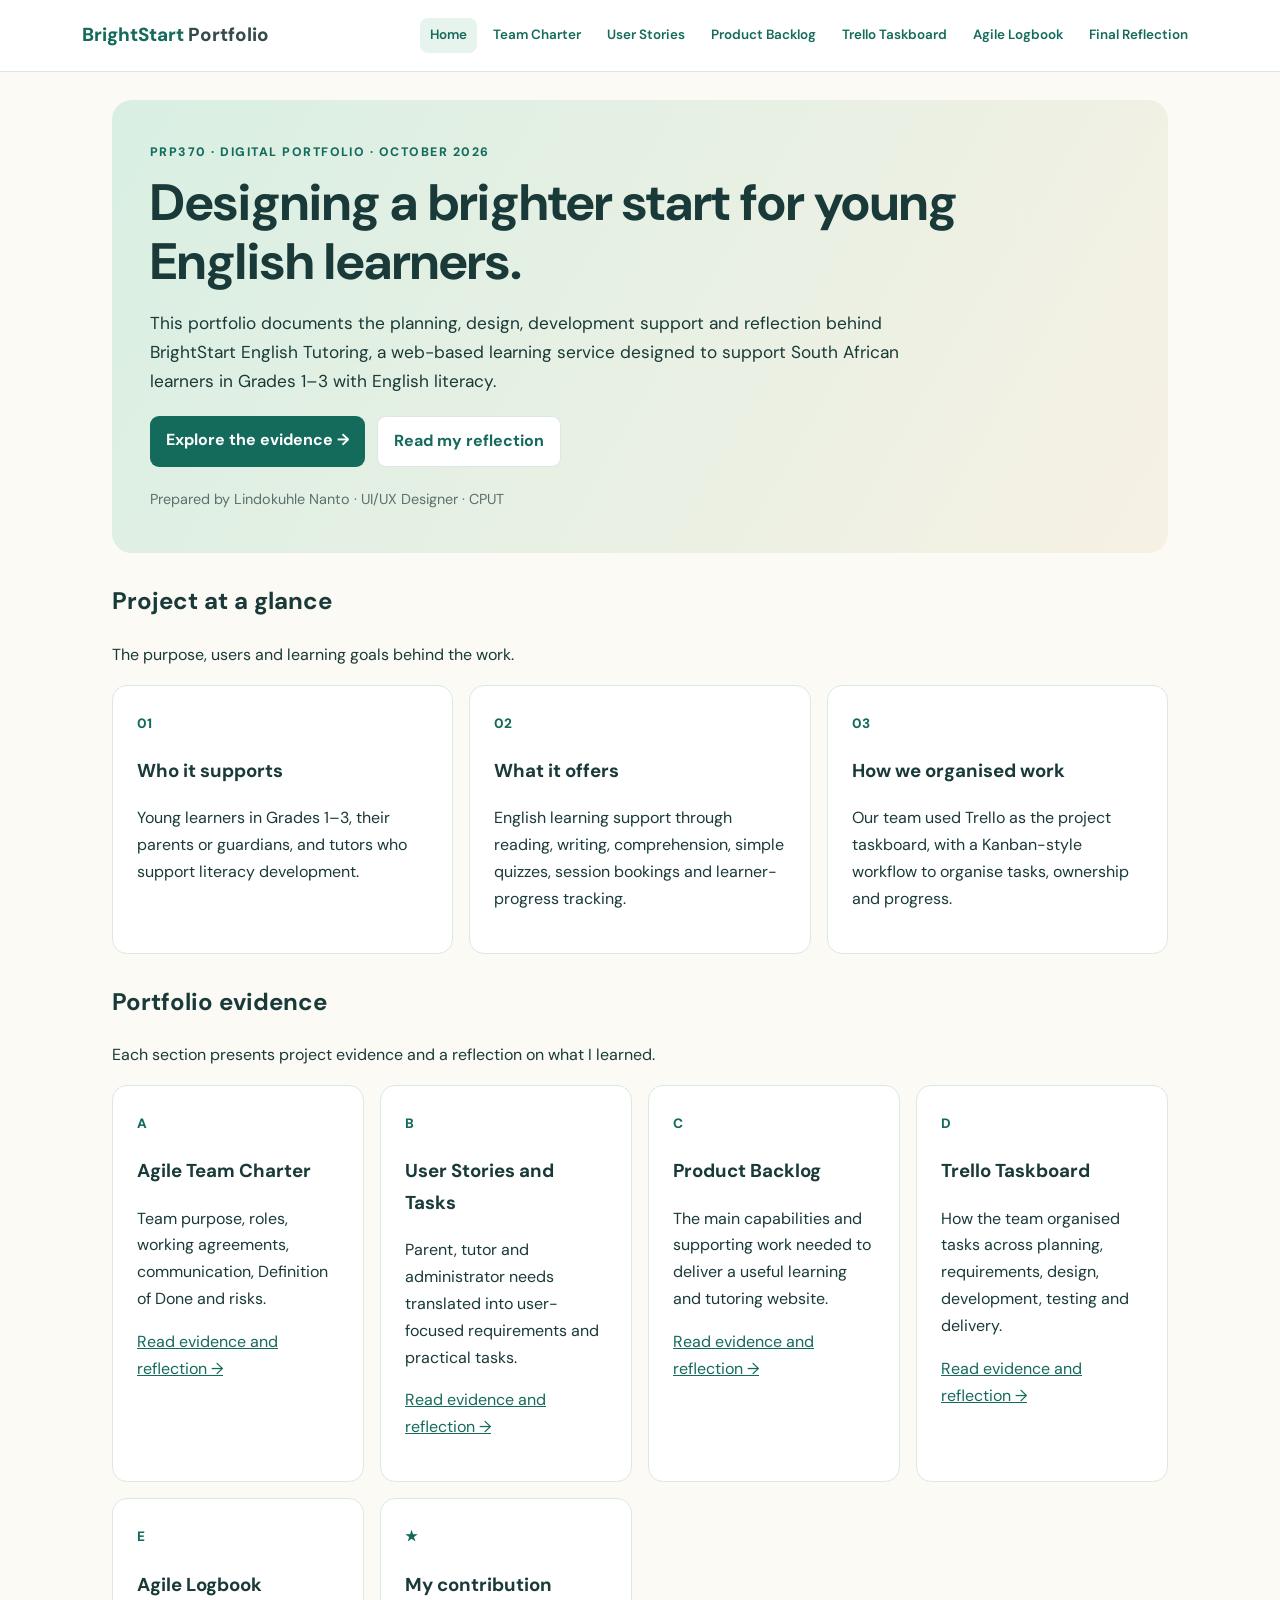
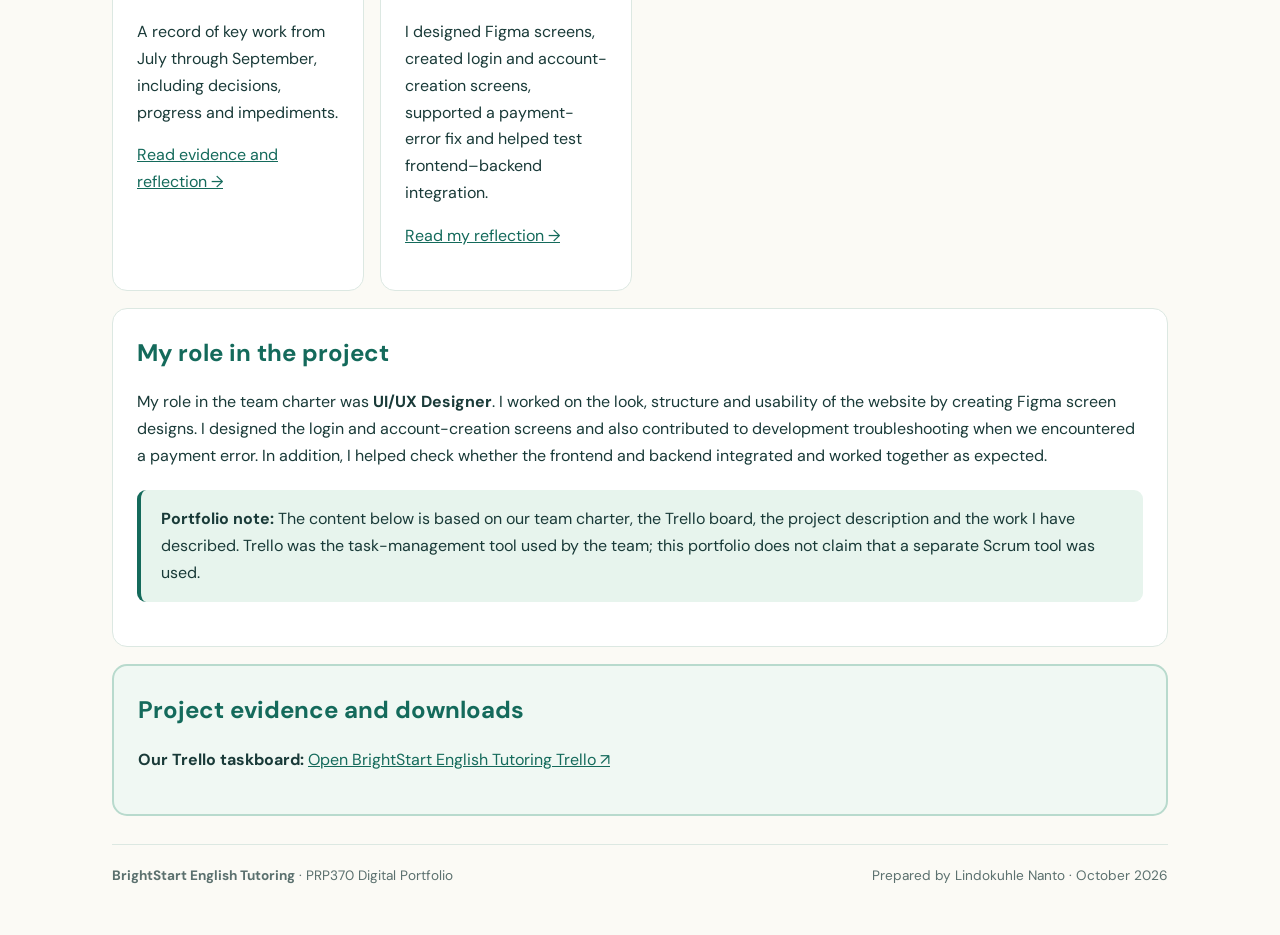
<file: index.html>
<!doctype html><html lang="en"><head><meta charset="utf-8"><meta name="viewport" content="width=device-width,initial-scale=1"><meta name="description" content="BrightStart English Tutoring digital portfolio by Lindokuhle Nanto"><title>Home | BrightStart Digital Portfolio</title><link rel="stylesheet" href="style.css"></head><body><header class="topbar"><div class="top-inner"><a class="brand" href="index.html">BrightStart <span>Portfolio</span></a><nav class="nav" aria-label="Main navigation"><a class="active" href="index.html">Home</a><a class="" href="agile-team-charter.html">Team Charter</a><a class="" href="user-stories-tasks.html">User Stories</a><a class="" href="product-backlog.html">Product Backlog</a><a class="" href="sprint-backlog.html">Trello Taskboard</a><a class="" href="agile-logbook.html">Agile Logbook</a><a class="" href="complete-submit.html">Final Reflection</a></nav></div></header><main class="wrap"><section class="hero"><div class="eyebrow">PRP370 · Digital Portfolio · October 2026</div><h1>Designing a brighter start for young English learners.</h1><p>This portfolio documents the planning, design, development support and reflection behind BrightStart English Tutoring, a web-based learning service designed to support South African learners in Grades 1–3 with English literacy.</p><div class="actions"><a class="btn" href="agile-team-charter.html">Explore the evidence →</a><a class="btn secondary" href="complete-submit.html">Read my reflection</a></div><div class="hero-note">Prepared by Lindokuhle Nanto · UI/UX Designer · CPUT</div></section>
<div class="section-head"><div><h2>Project at a glance</h2><p>The purpose, users and learning goals behind the work.</p></div></div><section class="grid"><article class="card"><span class="num">01</span><h3>Who it supports</h3><p>Young learners in Grades 1–3, their parents or guardians, and tutors who support literacy development.</p></article><article class="card"><span class="num">02</span><h3>What it offers</h3><p>English learning support through reading, writing, comprehension, simple quizzes, session bookings and learner-progress tracking.</p></article><article class="card"><span class="num">03</span><h3>How we organised work</h3><p>Our team used Trello as the project taskboard, with a Kanban-style workflow to organise tasks, ownership and progress.</p></article></section>
<div class="section-head"><div><h2>Portfolio evidence</h2><p>Each section presents project evidence and a reflection on what I learned.</p></div></div><section class="grid"><article class="card"><span class="num">A</span><h3>Agile Team Charter</h3><p>Team purpose, roles, working agreements, communication, Definition of Done and risks.</p><p style="margin-top:15px"><a href="agile-team-charter.html">Read evidence and reflection →</a></p></article><article class="card"><span class="num">B</span><h3>User Stories and Tasks</h3><p>Parent, tutor and administrator needs translated into user-focused requirements and practical tasks.</p><p style="margin-top:15px"><a href="user-stories-tasks.html">Read evidence and reflection →</a></p></article><article class="card"><span class="num">C</span><h3>Product Backlog</h3><p>The main capabilities and supporting work needed to deliver a useful learning and tutoring website.</p><p style="margin-top:15px"><a href="product-backlog.html">Read evidence and reflection →</a></p></article><article class="card"><span class="num">D</span><h3>Trello Taskboard</h3><p>How the team organised tasks across planning, requirements, design, development, testing and delivery.</p><p style="margin-top:15px"><a href="sprint-backlog.html">Read evidence and reflection →</a></p></article><article class="card"><span class="num">E</span><h3>Agile Logbook</h3><p>A record of key work from July through September, including decisions, progress and impediments.</p><p style="margin-top:15px"><a href="agile-logbook.html">Read evidence and reflection →</a></p></article><article class="card"><span class="num">★</span><h3>My contribution</h3><p>I designed Figma screens, created login and account-creation screens, supported a payment-error fix and helped test frontend–backend integration.</p><p style="margin-top:15px"><a href="complete-submit.html">Read my reflection →</a></p></article></section>
<section class="content"><h2>My role in the project</h2><p>My role in the team charter was <strong>UI/UX Designer</strong>. I worked on the look, structure and usability of the website by creating Figma screen designs. I designed the login and account-creation screens and also contributed to development troubleshooting when we encountered a payment error. In addition, I helped check whether the frontend and backend integrated and worked together as expected.</p><div class="callout"><strong>Portfolio note:</strong> The content below is based on our team charter, the Trello board, the project description and the work I have described. Trello was the task-management tool used by the team; this portfolio does not claim that a separate Scrum tool was used.</div></section><section class="content download-panel"><h2>Project evidence and downloads</h2><p><strong>Our Trello taskboard:</strong> <a href="https://trello.com/invite/b/69f86a674812f20f01100a88/ATTI023326996834e431a05dfed2463b4373723015F0/brightstart-english-tutorial-service" target="_blank" rel="noopener noreferrer">Open BrightStart English Tutoring Trello ↗</a></p></section><footer class="footer"><span><strong>BrightStart English Tutoring</strong> · PRP370 Digital Portfolio</span><span>Prepared by Lindokuhle Nanto · October 2026</span></footer></main></body></html>
</file>
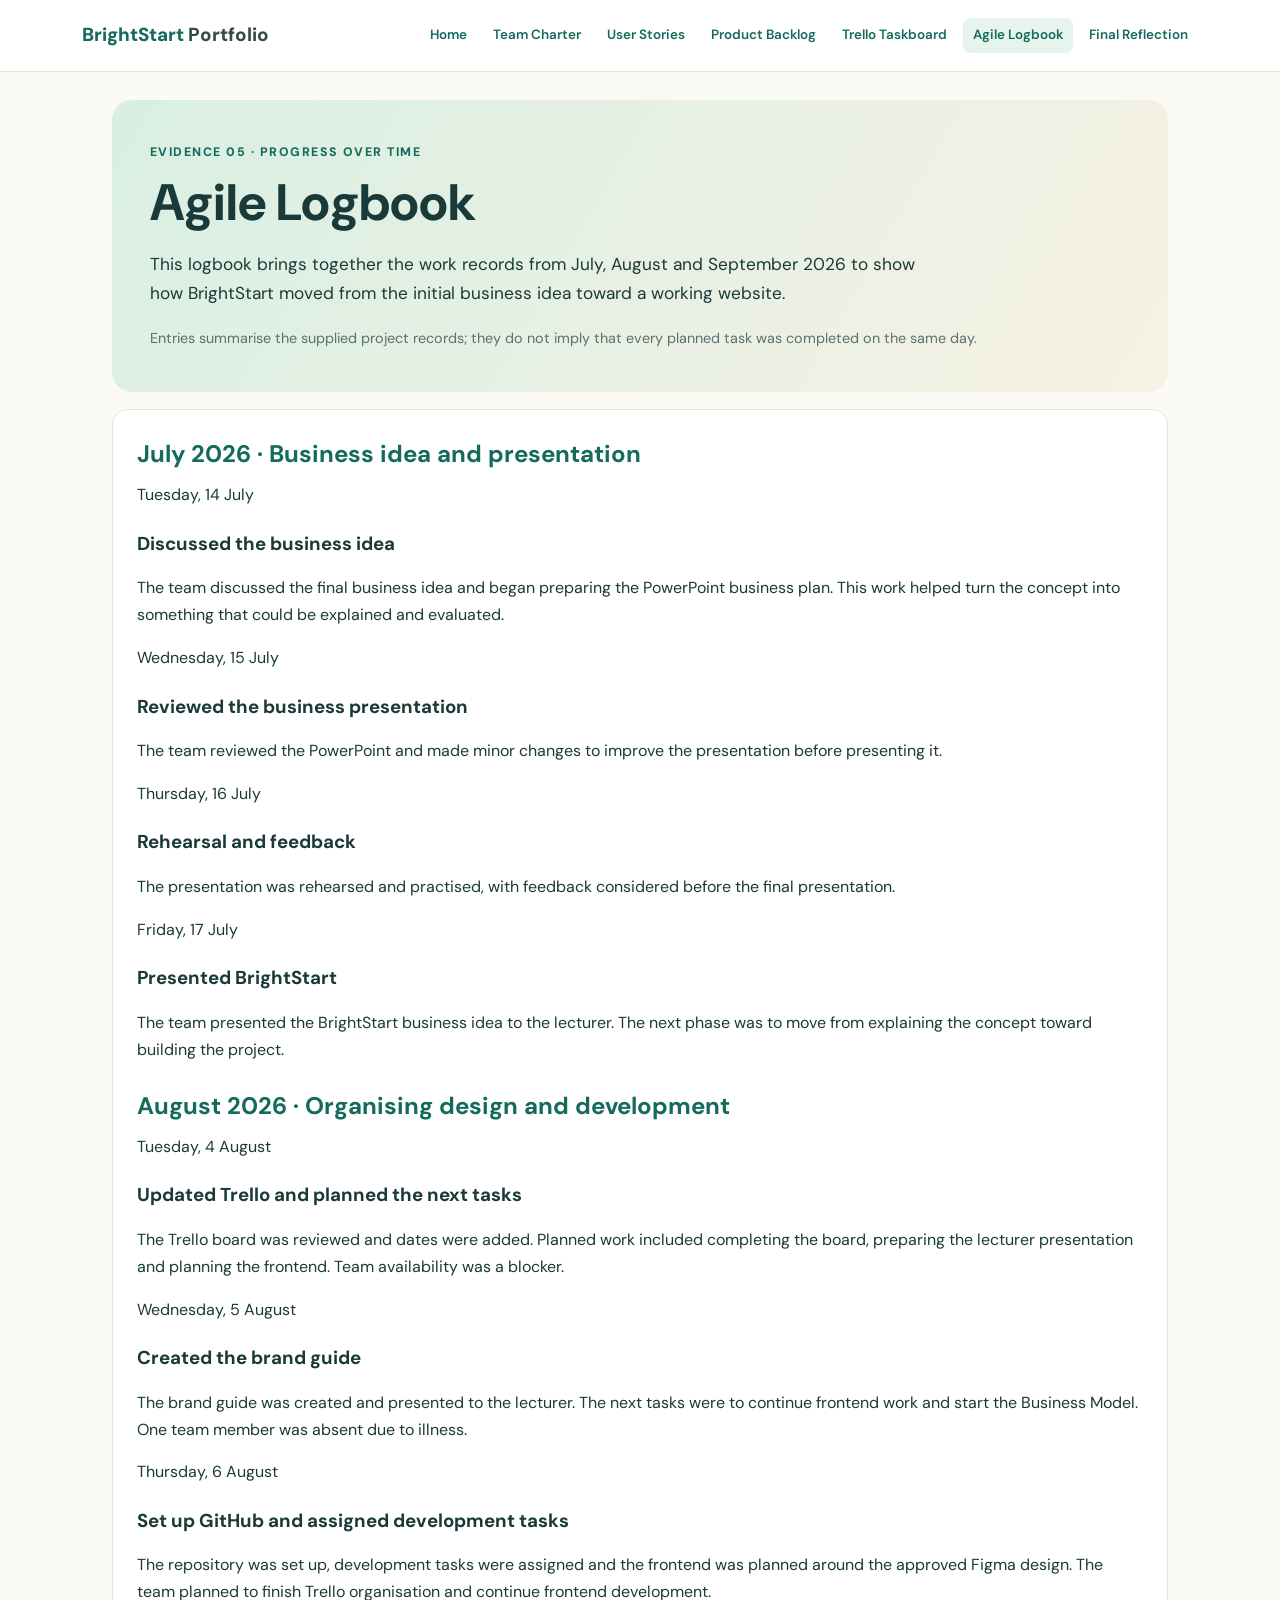
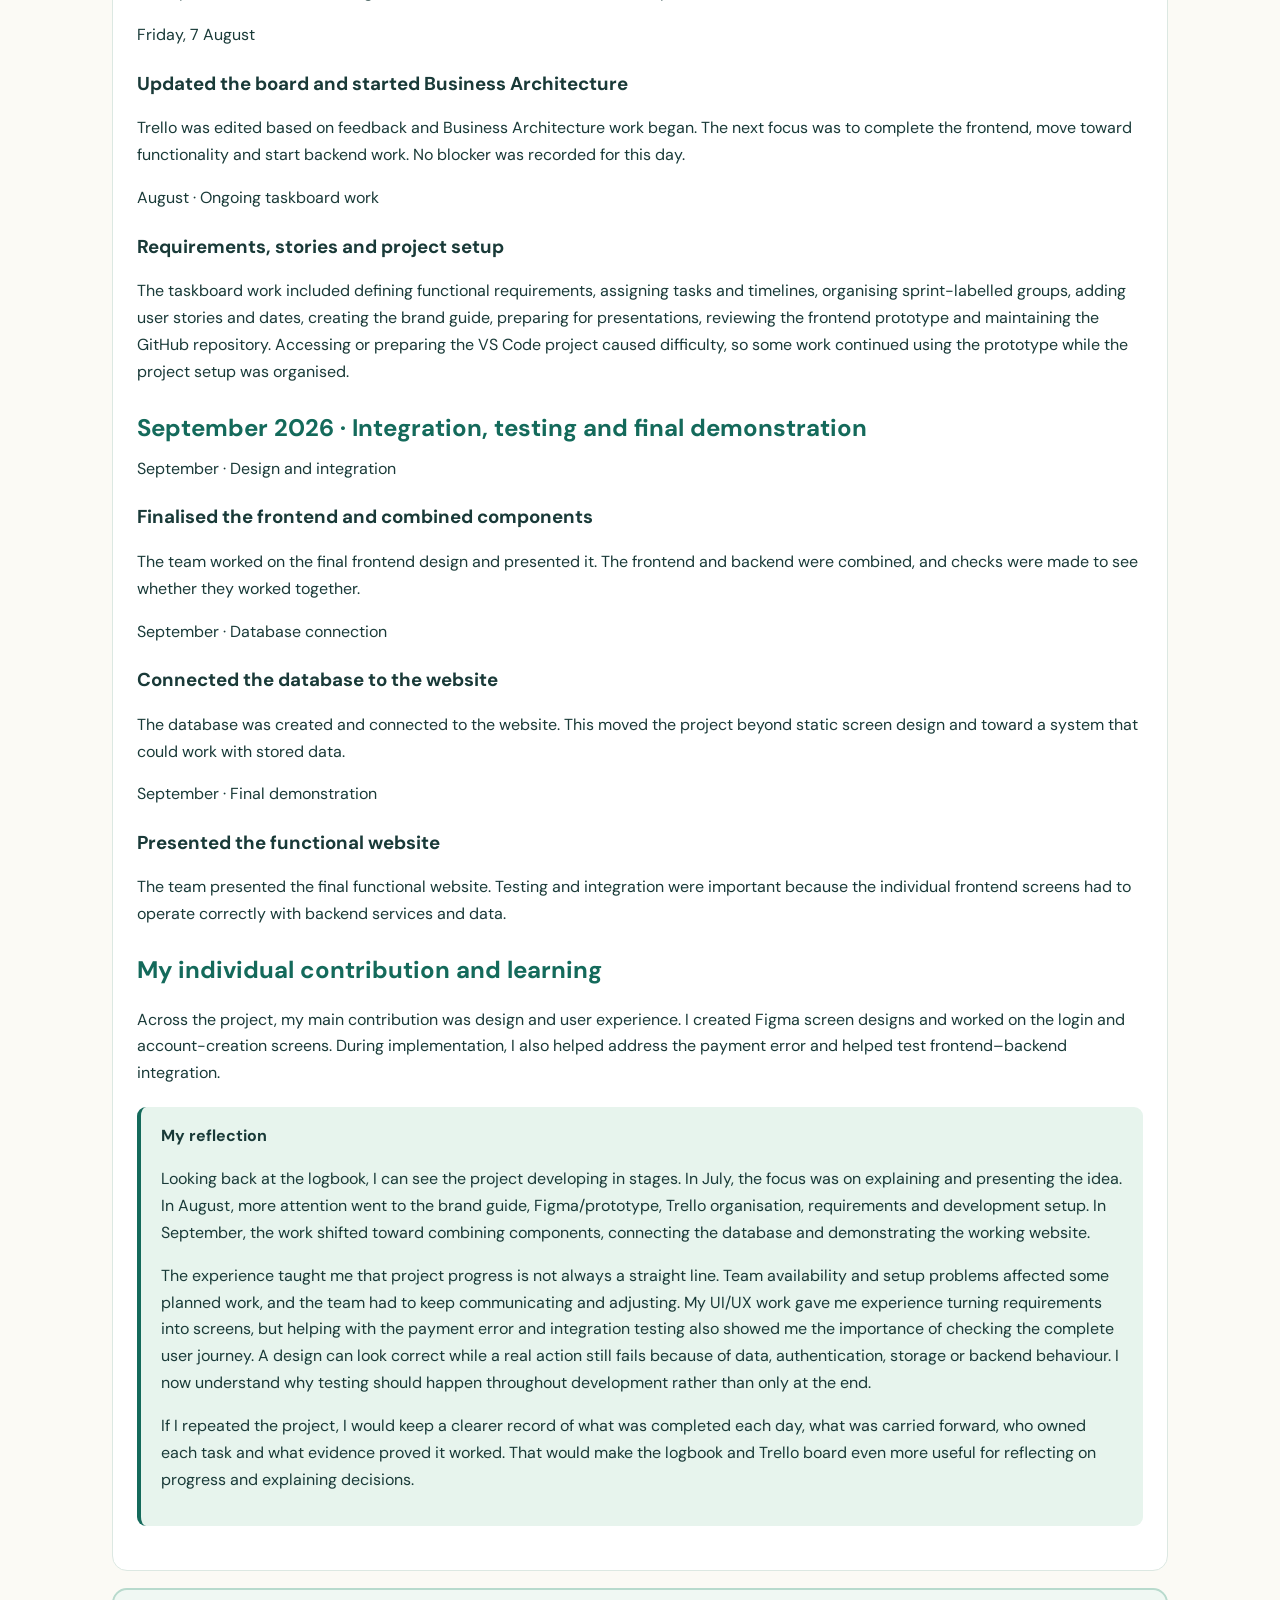
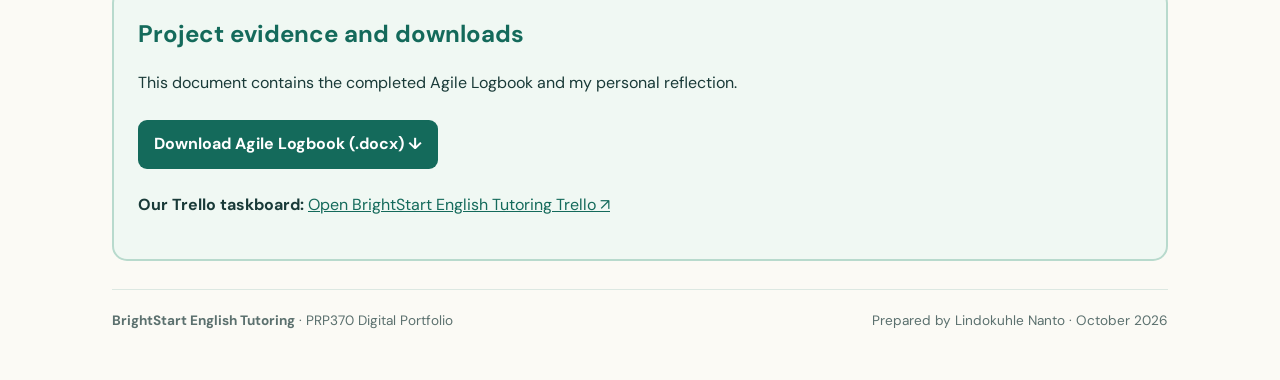
<file: agile-logbook.html>
<!doctype html><html lang="en"><head><meta charset="utf-8"><meta name="viewport" content="width=device-width,initial-scale=1"><meta name="description" content="BrightStart July to September work log and reflection"><title>Agile Logbook | BrightStart Digital Portfolio</title><link rel="stylesheet" href="style.css"></head><body><header class="topbar"><div class="top-inner"><a class="brand" href="index.html">BrightStart <span>Portfolio</span></a><nav class="nav" aria-label="Main navigation"><a class="" href="index.html">Home</a><a class="" href="agile-team-charter.html">Team Charter</a><a class="" href="user-stories-tasks.html">User Stories</a><a class="" href="product-backlog.html">Product Backlog</a><a class="" href="sprint-backlog.html">Trello Taskboard</a><a class="active" href="agile-logbook.html">Agile Logbook</a><a class="" href="complete-submit.html">Final Reflection</a></nav></div></header><main class="wrap"><section class="hero"><div class="eyebrow">Evidence 05 · Progress over time</div><h1>Agile Logbook</h1><p>This logbook brings together the work records from July, August and September 2026 to show how BrightStart moved from the initial business idea toward a working website.</p><div class="hero-note">Entries summarise the supplied project records; they do not imply that every planned task was completed on the same day.</div></section><section class="content"><h2>July 2026 · Business idea and presentation</h2><div class="timeline"><div class="entry"><div class="date">Tuesday, 14 July</div><h3>Discussed the business idea</h3><p>The team discussed the final business idea and began preparing the PowerPoint business plan. This work helped turn the concept into something that could be explained and evaluated.</p></div><div class="entry"><div class="date">Wednesday, 15 July</div><h3>Reviewed the business presentation</h3><p>The team reviewed the PowerPoint and made minor changes to improve the presentation before presenting it.</p></div><div class="entry"><div class="date">Thursday, 16 July</div><h3>Rehearsal and feedback</h3><p>The presentation was rehearsed and practised, with feedback considered before the final presentation.</p></div><div class="entry"><div class="date">Friday, 17 July</div><h3>Presented BrightStart</h3><p>The team presented the BrightStart business idea to the lecturer. The next phase was to move from explaining the concept toward building the project.</p></div></div><h2>August 2026 · Organising design and development</h2><div class="timeline"><div class="entry"><div class="date">Tuesday, 4 August</div><h3>Updated Trello and planned the next tasks</h3><p>The Trello board was reviewed and dates were added. Planned work included completing the board, preparing the lecturer presentation and planning the frontend. Team availability was a blocker.</p></div><div class="entry"><div class="date">Wednesday, 5 August</div><h3>Created the brand guide</h3><p>The brand guide was created and presented to the lecturer. The next tasks were to continue frontend work and start the Business Model. One team member was absent due to illness.</p></div><div class="entry"><div class="date">Thursday, 6 August</div><h3>Set up GitHub and assigned development tasks</h3><p>The repository was set up, development tasks were assigned and the frontend was planned around the approved Figma design. The team planned to finish Trello organisation and continue frontend development.</p></div><div class="entry"><div class="date">Friday, 7 August</div><h3>Updated the board and started Business Architecture</h3><p>Trello was edited based on feedback and Business Architecture work began. The next focus was to complete the frontend, move toward functionality and start backend work. No blocker was recorded for this day.</p></div><div class="entry"><div class="date">August · Ongoing taskboard work</div><h3>Requirements, stories and project setup</h3><p>The taskboard work included defining functional requirements, assigning tasks and timelines, organising sprint-labelled groups, adding user stories and dates, creating the brand guide, preparing for presentations, reviewing the frontend prototype and maintaining the GitHub repository. Accessing or preparing the VS Code project caused difficulty, so some work continued using the prototype while the project setup was organised.</p></div></div><h2>September 2026 · Integration, testing and final demonstration</h2><div class="timeline"><div class="entry"><div class="date">September · Design and integration</div><h3>Finalised the frontend and combined components</h3><p>The team worked on the final frontend design and presented it. The frontend and backend were combined, and checks were made to see whether they worked together.</p></div><div class="entry"><div class="date">September · Database connection</div><h3>Connected the database to the website</h3><p>The database was created and connected to the website. This moved the project beyond static screen design and toward a system that could work with stored data.</p></div><div class="entry"><div class="date">September · Final demonstration</div><h3>Presented the functional website</h3><p>The team presented the final functional website. Testing and integration were important because the individual frontend screens had to operate correctly with backend services and data.</p></div></div><h2>My individual contribution and learning</h2><p>Across the project, my main contribution was design and user experience. I created Figma screen designs and worked on the login and account-creation screens. During implementation, I also helped address the payment error and helped test frontend–backend integration.</p><div class="reflection"><strong>My reflection</strong><p>Looking back at the logbook, I can see the project developing in stages. In July, the focus was on explaining and presenting the idea. In August, more attention went to the brand guide, Figma/prototype, Trello organisation, requirements and development setup. In September, the work shifted toward combining components, connecting the database and demonstrating the working website.</p><p>The experience taught me that project progress is not always a straight line. Team availability and setup problems affected some planned work, and the team had to keep communicating and adjusting. My UI/UX work gave me experience turning requirements into screens, but helping with the payment error and integration testing also showed me the importance of checking the complete user journey. A design can look correct while a real action still fails because of data, authentication, storage or backend behaviour. I now understand why testing should happen throughout development rather than only at the end.</p><p>If I repeated the project, I would keep a clearer record of what was completed each day, what was carried forward, who owned each task and what evidence proved it worked. That would make the logbook and Trello board even more useful for reflecting on progress and explaining decisions.</p></div></section><section class="content download-panel"><h2>Project evidence and downloads</h2><p>This document contains the completed Agile Logbook and my personal reflection.</p><p><a class="btn" href="Agile_Logbook.docx" download>Download Agile Logbook (.docx) ↓</a></p><p><strong>Our Trello taskboard:</strong> <a href="https://trello.com/invite/b/69f86a674812f20f01100a88/ATTI023326996834e431a05dfed2463b4373723015F0/brightstart-english-tutorial-service" target="_blank" rel="noopener noreferrer">Open BrightStart English Tutoring Trello ↗</a></p></section><footer class="footer"><span><strong>BrightStart English Tutoring</strong> · PRP370 Digital Portfolio</span><span>Prepared by Lindokuhle Nanto · October 2026</span></footer></main></body></html>
</file>
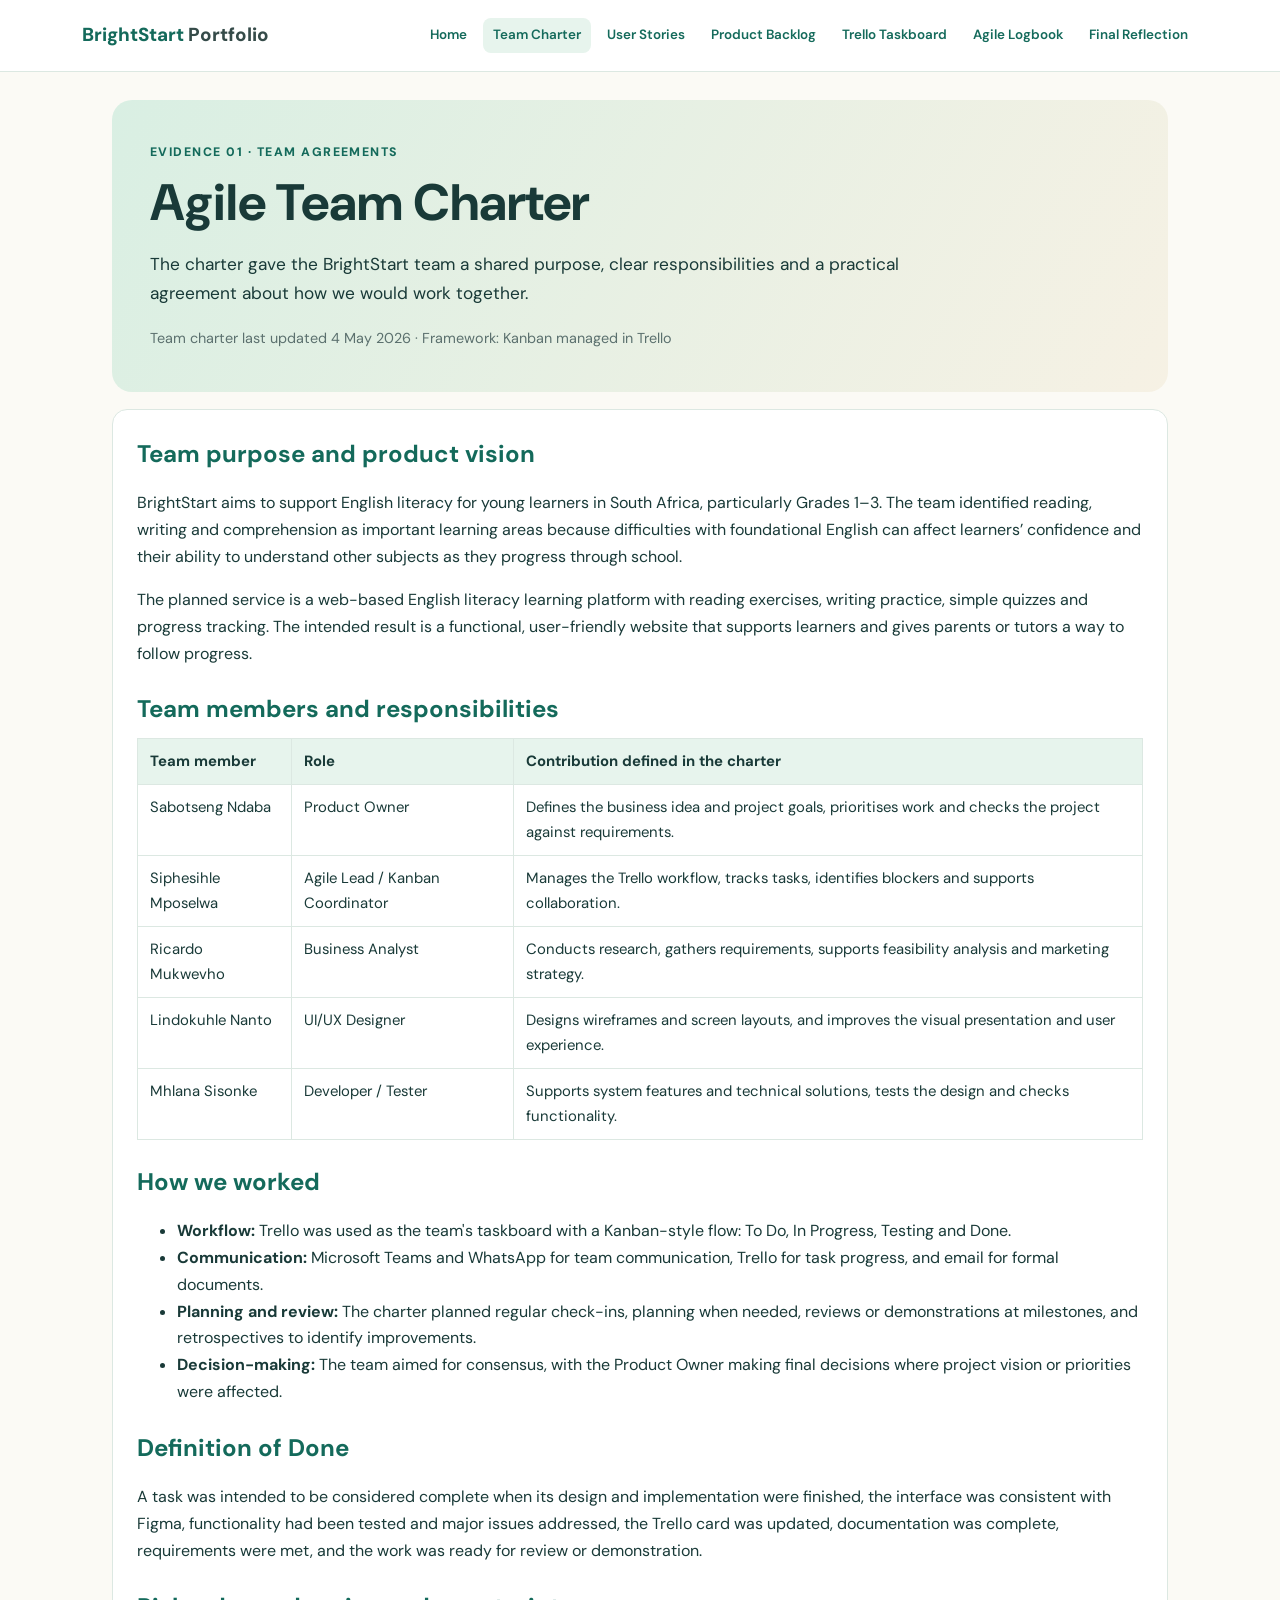
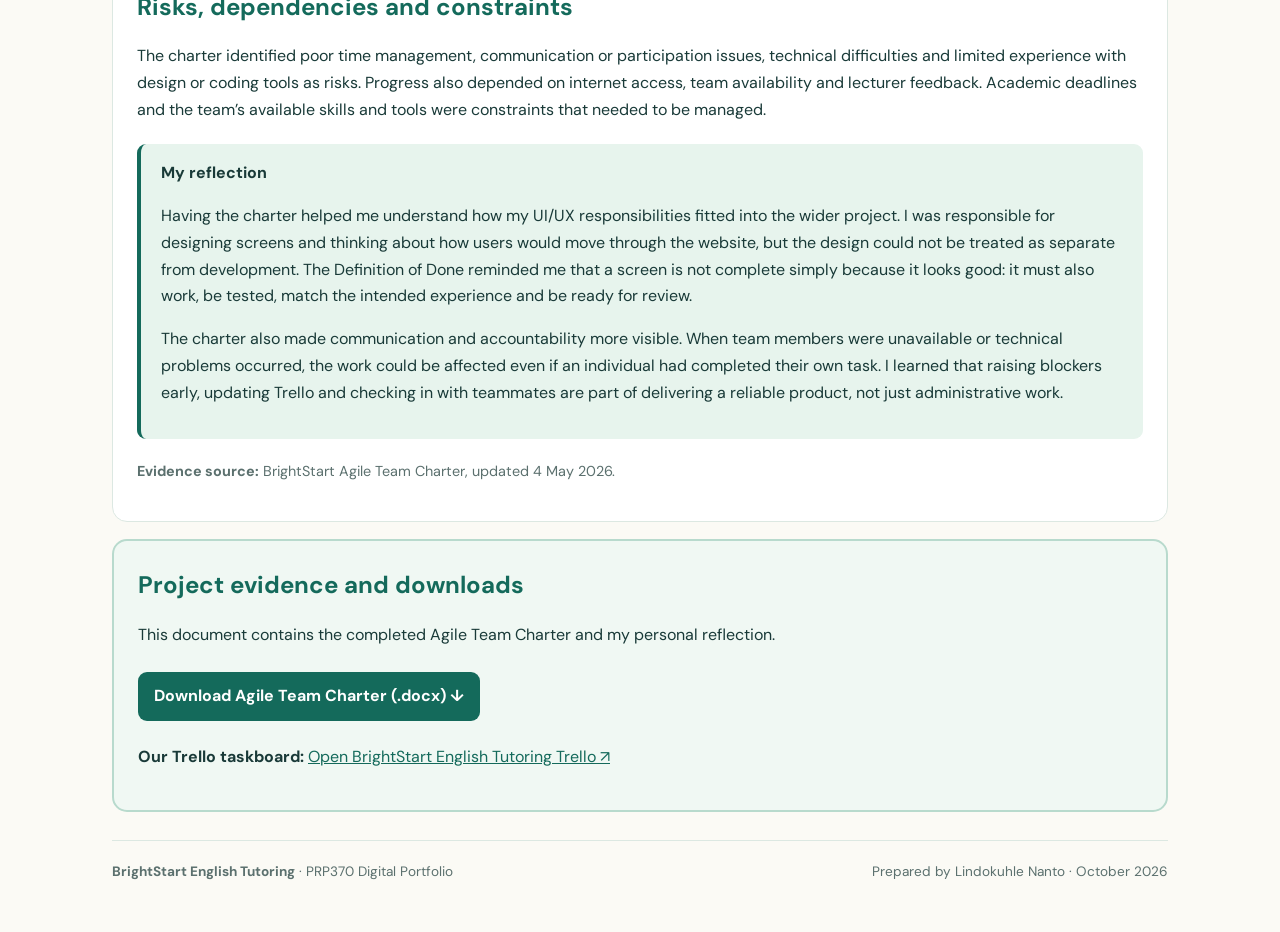
<file: agile-team-charter.html>
<!doctype html><html lang="en"><head><meta charset="utf-8"><meta name="viewport" content="width=device-width,initial-scale=1"><meta name="description" content="BrightStart team charter, roles, workflow and reflection"><title>Agile Team Charter | BrightStart Digital Portfolio</title><link rel="stylesheet" href="style.css"></head><body><header class="topbar"><div class="top-inner"><a class="brand" href="index.html">BrightStart <span>Portfolio</span></a><nav class="nav" aria-label="Main navigation"><a class="" href="index.html">Home</a><a class="active" href="agile-team-charter.html">Team Charter</a><a class="" href="user-stories-tasks.html">User Stories</a><a class="" href="product-backlog.html">Product Backlog</a><a class="" href="sprint-backlog.html">Trello Taskboard</a><a class="" href="agile-logbook.html">Agile Logbook</a><a class="" href="complete-submit.html">Final Reflection</a></nav></div></header><main class="wrap"><section class="hero"><div class="eyebrow">Evidence 01 · Team agreements</div><h1>Agile Team Charter</h1><p>The charter gave the BrightStart team a shared purpose, clear responsibilities and a practical agreement about how we would work together.</p><div class="hero-note">Team charter last updated 4 May 2026 · Framework: Kanban managed in Trello</div></section><section class="content"><h2>Team purpose and product vision</h2><p>BrightStart aims to support English literacy for young learners in South Africa, particularly Grades 1–3. The team identified reading, writing and comprehension as important learning areas because difficulties with foundational English can affect learners’ confidence and their ability to understand other subjects as they progress through school.</p><p>The planned service is a web-based English literacy learning platform with reading exercises, writing practice, simple quizzes and progress tracking. The intended result is a functional, user-friendly website that supports learners and gives parents or tutors a way to follow progress.</p><h2>Team members and responsibilities</h2><div class="table-wrap"><table><thead><tr><th>Team member</th><th>Role</th><th>Contribution defined in the charter</th></tr></thead><tbody><tr><td>Sabotseng Ndaba</td><td>Product Owner</td><td>Defines the business idea and project goals, prioritises work and checks the project against requirements.</td></tr><tr><td>Siphesihle Mposelwa</td><td>Agile Lead / Kanban Coordinator</td><td>Manages the Trello workflow, tracks tasks, identifies blockers and supports collaboration.</td></tr><tr><td>Ricardo Mukwevho</td><td>Business Analyst</td><td>Conducts research, gathers requirements, supports feasibility analysis and marketing strategy.</td></tr><tr><td>Lindokuhle Nanto</td><td>UI/UX Designer</td><td>Designs wireframes and screen layouts, and improves the visual presentation and user experience.</td></tr><tr><td>Mhlana Sisonke</td><td>Developer / Tester</td><td>Supports system features and technical solutions, tests the design and checks functionality.</td></tr></tbody></table></div><h2>How we worked</h2><ul><li><strong>Workflow:</strong> Trello was used as the team's taskboard with a Kanban-style flow: To Do, In Progress, Testing and Done.</li><li><strong>Communication:</strong> Microsoft Teams and WhatsApp for team communication, Trello for task progress, and email for formal documents.</li><li><strong>Planning and review:</strong> The charter planned regular check-ins, planning when needed, reviews or demonstrations at milestones, and retrospectives to identify improvements.</li><li><strong>Decision-making:</strong> The team aimed for consensus, with the Product Owner making final decisions where project vision or priorities were affected.</li></ul><h2>Definition of Done</h2><p>A task was intended to be considered complete when its design and implementation were finished, the interface was consistent with Figma, functionality had been tested and major issues addressed, the Trello card was updated, documentation was complete, requirements were met, and the work was ready for review or demonstration.</p><h2>Risks, dependencies and constraints</h2><p>The charter identified poor time management, communication or participation issues, technical difficulties and limited experience with design or coding tools as risks. Progress also depended on internet access, team availability and lecturer feedback. Academic deadlines and the team’s available skills and tools were constraints that needed to be managed.</p><div class="reflection"><strong>My reflection</strong><p>Having the charter helped me understand how my UI/UX responsibilities fitted into the wider project. I was responsible for designing screens and thinking about how users would move through the website, but the design could not be treated as separate from development. The Definition of Done reminded me that a screen is not complete simply because it looks good: it must also work, be tested, match the intended experience and be ready for review.</p><p>The charter also made communication and accountability more visible. When team members were unavailable or technical problems occurred, the work could be affected even if an individual had completed their own task. I learned that raising blockers early, updating Trello and checking in with teammates are part of delivering a reliable product, not just administrative work.</p></div><p class="small"><strong>Evidence source:</strong> BrightStart Agile Team Charter, updated 4 May 2026.</p></section><section class="content download-panel"><h2>Project evidence and downloads</h2><p>This document contains the completed Agile Team Charter and my personal reflection.</p><p><a class="btn" href="Agile_Team_Charter.docx" download>Download Agile Team Charter (.docx) ↓</a></p><p><strong>Our Trello taskboard:</strong> <a href="https://trello.com/invite/b/69f86a674812f20f01100a88/ATTI023326996834e431a05dfed2463b4373723015F0/brightstart-english-tutorial-service" target="_blank" rel="noopener noreferrer">Open BrightStart English Tutoring Trello ↗</a></p></section><footer class="footer"><span><strong>BrightStart English Tutoring</strong> · PRP370 Digital Portfolio</span><span>Prepared by Lindokuhle Nanto · October 2026</span></footer></main></body></html>
</file>
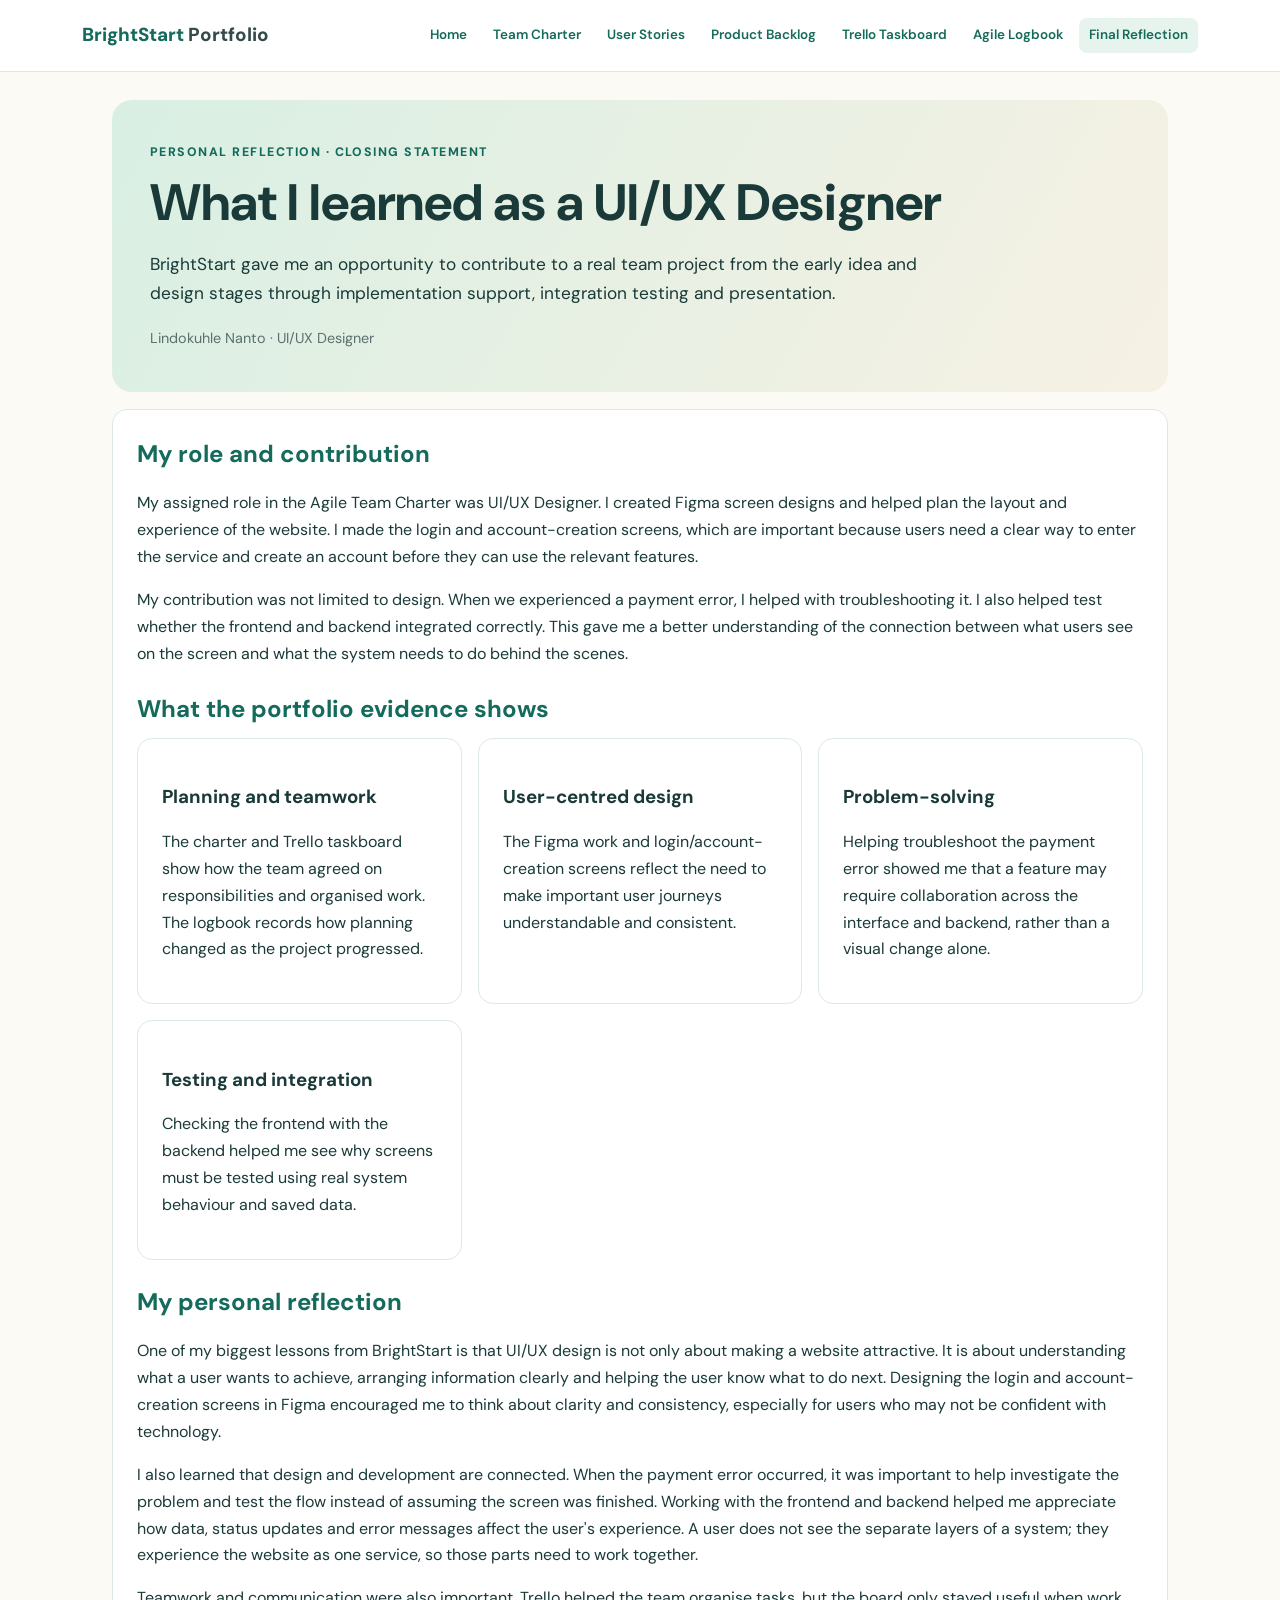
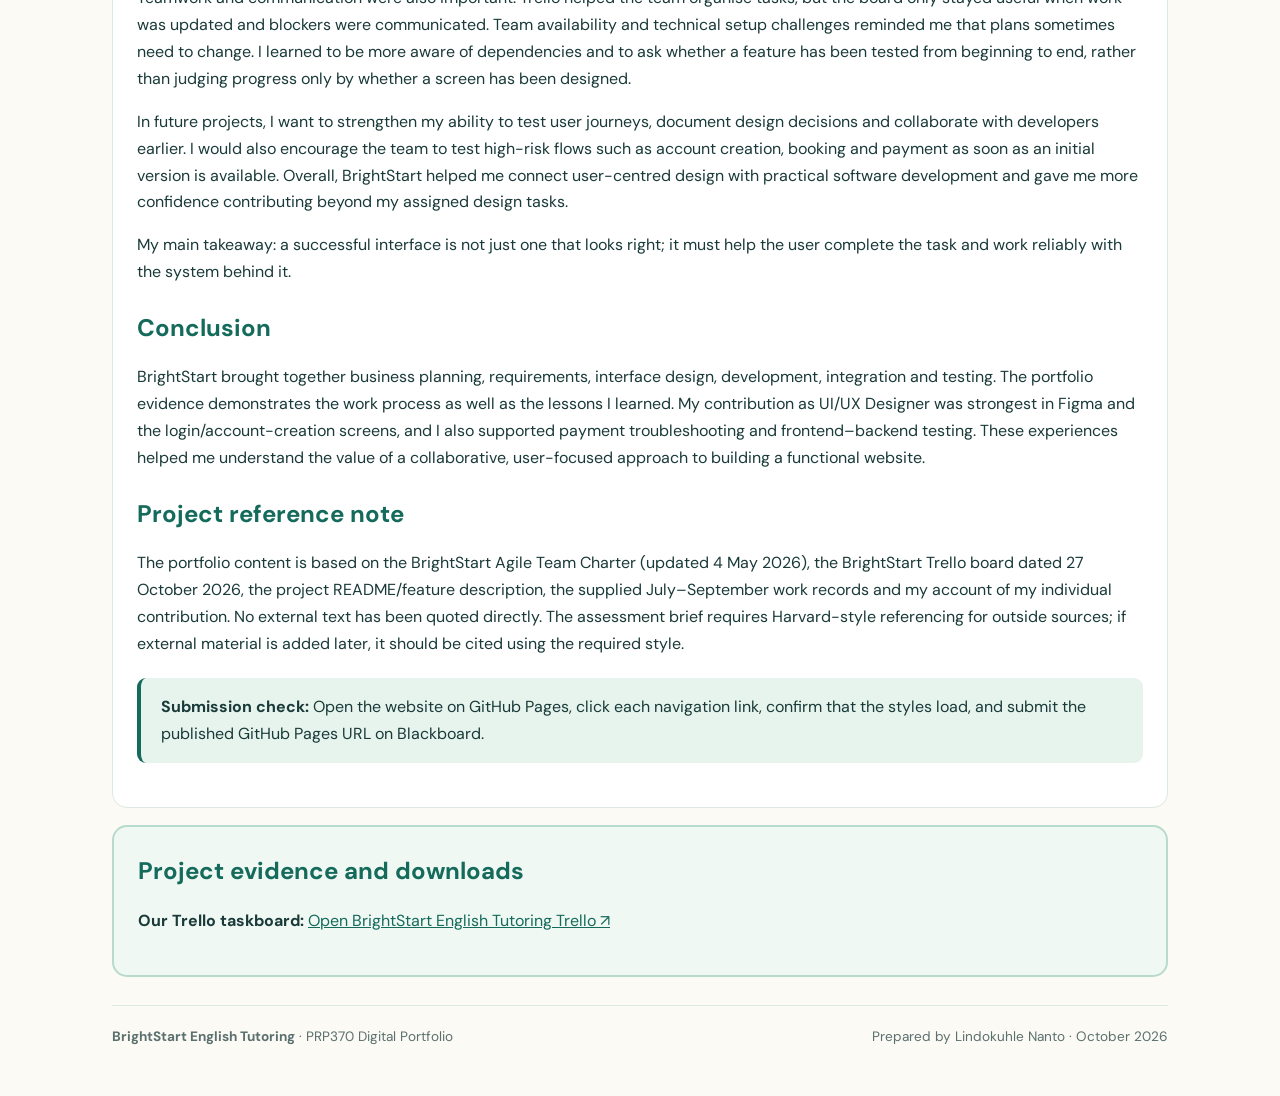
<file: complete-submit.html>
<!doctype html><html lang="en"><head><meta charset="utf-8"><meta name="viewport" content="width=device-width,initial-scale=1"><meta name="description" content="Personal reflection on UI/UX design, payment troubleshooting and integration testing"><title>Final Reflection | BrightStart Digital Portfolio</title><link rel="stylesheet" href="style.css"></head><body><header class="topbar"><div class="top-inner"><a class="brand" href="index.html">BrightStart <span>Portfolio</span></a><nav class="nav" aria-label="Main navigation"><a class="" href="index.html">Home</a><a class="" href="agile-team-charter.html">Team Charter</a><a class="" href="user-stories-tasks.html">User Stories</a><a class="" href="product-backlog.html">Product Backlog</a><a class="" href="sprint-backlog.html">Trello Taskboard</a><a class="" href="agile-logbook.html">Agile Logbook</a><a class="active" href="complete-submit.html">Final Reflection</a></nav></div></header><main class="wrap"><section class="hero"><div class="eyebrow">Personal reflection · Closing statement</div><h1>What I learned as a UI/UX Designer</h1><p>BrightStart gave me an opportunity to contribute to a real team project from the early idea and design stages through implementation support, integration testing and presentation.</p><div class="hero-note">Lindokuhle Nanto · UI/UX Designer</div></section><section class="content"><h2>My role and contribution</h2><p>My assigned role in the Agile Team Charter was UI/UX Designer. I created Figma screen designs and helped plan the layout and experience of the website. I made the login and account-creation screens, which are important because users need a clear way to enter the service and create an account before they can use the relevant features.</p><p>My contribution was not limited to design. When we experienced a payment error, I helped with troubleshooting it. I also helped test whether the frontend and backend integrated correctly. This gave me a better understanding of the connection between what users see on the screen and what the system needs to do behind the scenes.</p><h2>What the portfolio evidence shows</h2><div class="grid two"><article class="card"><h3>Planning and teamwork</h3><p>The charter and Trello taskboard show how the team agreed on responsibilities and organised work. The logbook records how planning changed as the project progressed.</p></article><article class="card"><h3>User-centred design</h3><p>The Figma work and login/account-creation screens reflect the need to make important user journeys understandable and consistent.</p></article><article class="card"><h3>Problem-solving</h3><p>Helping troubleshoot the payment error showed me that a feature may require collaboration across the interface and backend, rather than a visual change alone.</p></article><article class="card"><h3>Testing and integration</h3><p>Checking the frontend with the backend helped me see why screens must be tested using real system behaviour and saved data.</p></article></div><h2>My personal reflection</h2><p>One of my biggest lessons from BrightStart is that UI/UX design is not only about making a website attractive. It is about understanding what a user wants to achieve, arranging information clearly and helping the user know what to do next. Designing the login and account-creation screens in Figma encouraged me to think about clarity and consistency, especially for users who may not be confident with technology.</p><p>I also learned that design and development are connected. When the payment error occurred, it was important to help investigate the problem and test the flow instead of assuming the screen was finished. Working with the frontend and backend helped me appreciate how data, status updates and error messages affect the user's experience. A user does not see the separate layers of a system; they experience the website as one service, so those parts need to work together.</p><p>Teamwork and communication were also important. Trello helped the team organise tasks, but the board only stayed useful when work was updated and blockers were communicated. Team availability and technical setup challenges reminded me that plans sometimes need to change. I learned to be more aware of dependencies and to ask whether a feature has been tested from beginning to end, rather than judging progress only by whether a screen has been designed.</p><p>In future projects, I want to strengthen my ability to test user journeys, document design decisions and collaborate with developers earlier. I would also encourage the team to test high-risk flows such as account creation, booking and payment as soon as an initial version is available. Overall, BrightStart helped me connect user-centred design with practical software development and gave me more confidence contributing beyond my assigned design tasks.</p><div class="quote">My main takeaway: a successful interface is not just one that looks right; it must help the user complete the task and work reliably with the system behind it.</div><h2>Conclusion</h2><p>BrightStart brought together business planning, requirements, interface design, development, integration and testing. The portfolio evidence demonstrates the work process as well as the lessons I learned. My contribution as UI/UX Designer was strongest in Figma and the login/account-creation screens, and I also supported payment troubleshooting and frontend–backend testing. These experiences helped me understand the value of a collaborative, user-focused approach to building a functional website.</p><h2>Project reference note</h2><p>The portfolio content is based on the BrightStart Agile Team Charter (updated 4 May 2026), the BrightStart Trello board dated 27 October 2026, the project README/feature description, the supplied July–September work records and my account of my individual contribution. No external text has been quoted directly. The assessment brief requires Harvard-style referencing for outside sources; if external material is added later, it should be cited using the required style.</p><div class="callout"><strong>Submission check:</strong> Open the website on GitHub Pages, click each navigation link, confirm that the styles load, and submit the published GitHub Pages URL on Blackboard.</div></section><section class="content download-panel"><h2>Project evidence and downloads</h2><p><strong>Our Trello taskboard:</strong> <a href="https://trello.com/invite/b/69f86a674812f20f01100a88/ATTI023326996834e431a05dfed2463b4373723015F0/brightstart-english-tutorial-service" target="_blank" rel="noopener noreferrer">Open BrightStart English Tutoring Trello ↗</a></p></section><footer class="footer"><span><strong>BrightStart English Tutoring</strong> · PRP370 Digital Portfolio</span><span>Prepared by Lindokuhle Nanto · October 2026</span></footer></main></body></html>
</file>
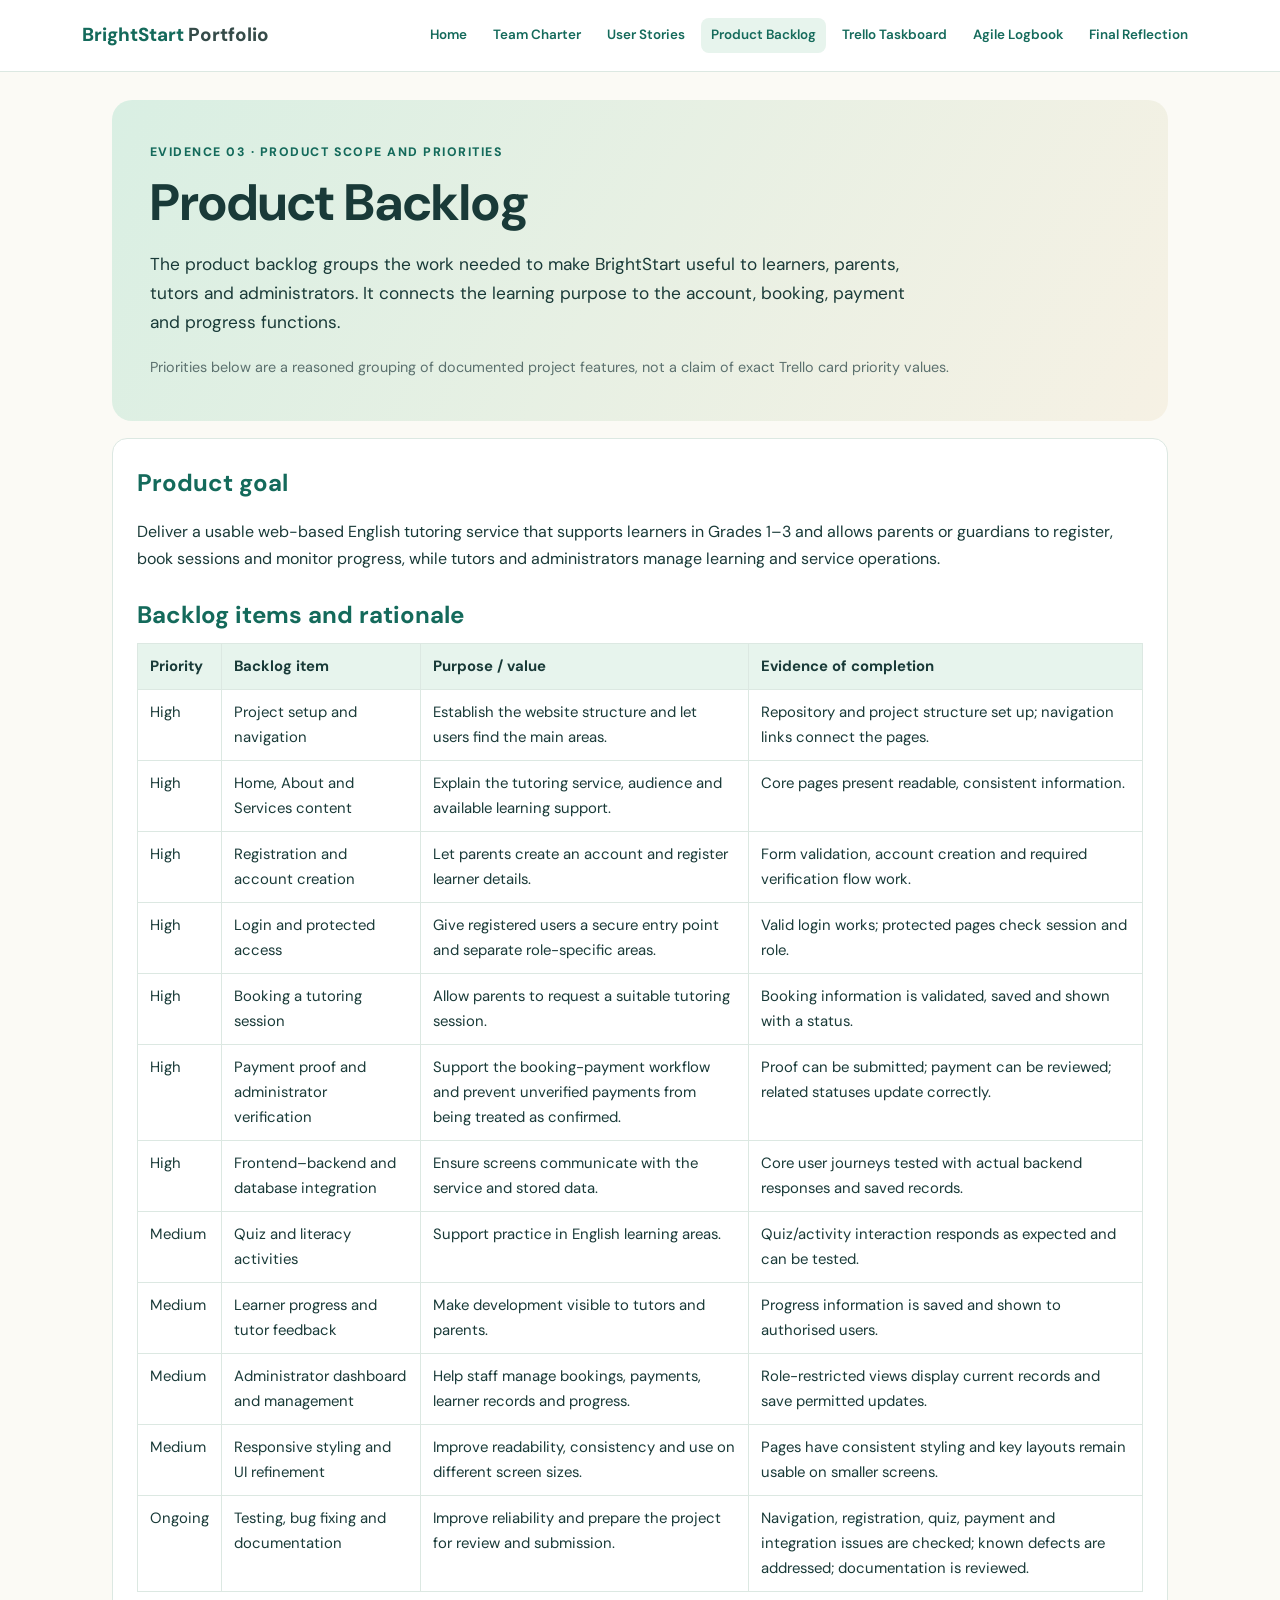
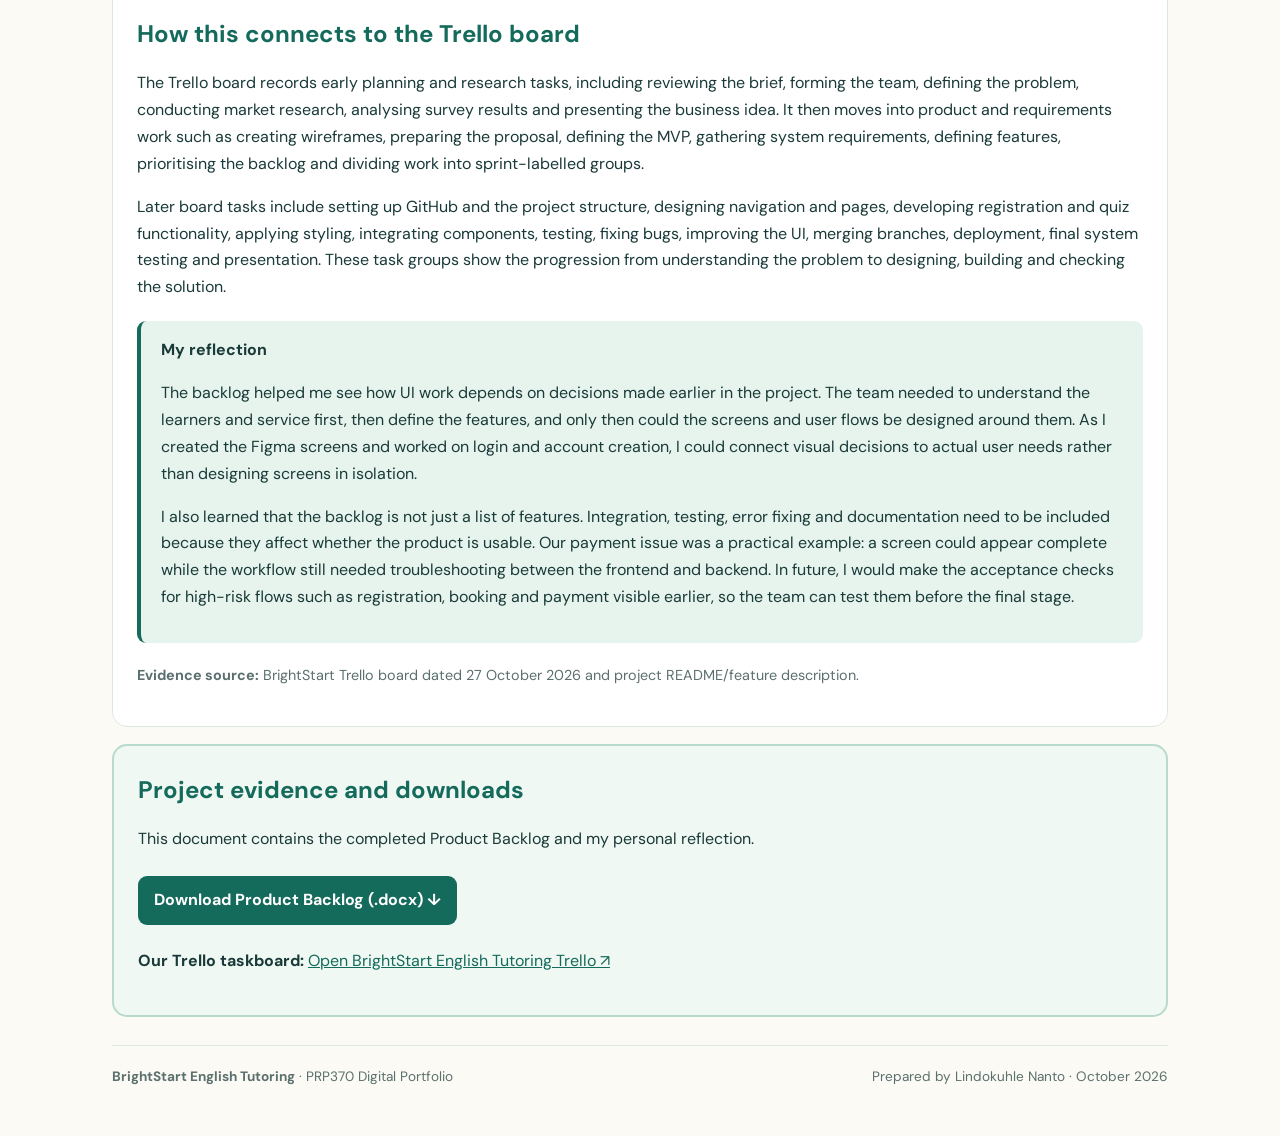
<file: product-backlog.html>
<!doctype html><html lang="en"><head><meta charset="utf-8"><meta name="viewport" content="width=device-width,initial-scale=1"><meta name="description" content="BrightStart prioritised product backlog and reflection"><title>Product Backlog | BrightStart Digital Portfolio</title><link rel="stylesheet" href="style.css"></head><body><header class="topbar"><div class="top-inner"><a class="brand" href="index.html">BrightStart <span>Portfolio</span></a><nav class="nav" aria-label="Main navigation"><a class="" href="index.html">Home</a><a class="" href="agile-team-charter.html">Team Charter</a><a class="" href="user-stories-tasks.html">User Stories</a><a class="active" href="product-backlog.html">Product Backlog</a><a class="" href="sprint-backlog.html">Trello Taskboard</a><a class="" href="agile-logbook.html">Agile Logbook</a><a class="" href="complete-submit.html">Final Reflection</a></nav></div></header><main class="wrap"><section class="hero"><div class="eyebrow">Evidence 03 · Product scope and priorities</div><h1>Product Backlog</h1><p>The product backlog groups the work needed to make BrightStart useful to learners, parents, tutors and administrators. It connects the learning purpose to the account, booking, payment and progress functions.</p><div class="hero-note">Priorities below are a reasoned grouping of documented project features, not a claim of exact Trello card priority values.</div></section><section class="content"><h2>Product goal</h2><p>Deliver a usable web-based English tutoring service that supports learners in Grades 1–3 and allows parents or guardians to register, book sessions and monitor progress, while tutors and administrators manage learning and service operations.</p><h2>Backlog items and rationale</h2><div class="table-wrap"><table><thead><tr><th>Priority</th><th>Backlog item</th><th>Purpose / value</th><th>Evidence of completion</th></tr></thead><tbody>
<tr><td><span class="pill">High</span></td><td>Project setup and navigation</td><td>Establish the website structure and let users find the main areas.</td><td>Repository and project structure set up; navigation links connect the pages.</td></tr>
<tr><td><span class="pill">High</span></td><td>Home, About and Services content</td><td>Explain the tutoring service, audience and available learning support.</td><td>Core pages present readable, consistent information.</td></tr>
<tr><td><span class="pill">High</span></td><td>Registration and account creation</td><td>Let parents create an account and register learner details.</td><td>Form validation, account creation and required verification flow work.</td></tr>
<tr><td><span class="pill">High</span></td><td>Login and protected access</td><td>Give registered users a secure entry point and separate role-specific areas.</td><td>Valid login works; protected pages check session and role.</td></tr>
<tr><td><span class="pill">High</span></td><td>Booking a tutoring session</td><td>Allow parents to request a suitable tutoring session.</td><td>Booking information is validated, saved and shown with a status.</td></tr>
<tr><td><span class="pill">High</span></td><td>Payment proof and administrator verification</td><td>Support the booking-payment workflow and prevent unverified payments from being treated as confirmed.</td><td>Proof can be submitted; payment can be reviewed; related statuses update correctly.</td></tr>
<tr><td><span class="pill">High</span></td><td>Frontend–backend and database integration</td><td>Ensure screens communicate with the service and stored data.</td><td>Core user journeys tested with actual backend responses and saved records.</td></tr>
<tr><td><span class="pill">Medium</span></td><td>Quiz and literacy activities</td><td>Support practice in English learning areas.</td><td>Quiz/activity interaction responds as expected and can be tested.</td></tr>
<tr><td><span class="pill">Medium</span></td><td>Learner progress and tutor feedback</td><td>Make development visible to tutors and parents.</td><td>Progress information is saved and shown to authorised users.</td></tr>
<tr><td><span class="pill">Medium</span></td><td>Administrator dashboard and management</td><td>Help staff manage bookings, payments, learner records and progress.</td><td>Role-restricted views display current records and save permitted updates.</td></tr>
<tr><td><span class="pill">Medium</span></td><td>Responsive styling and UI refinement</td><td>Improve readability, consistency and use on different screen sizes.</td><td>Pages have consistent styling and key layouts remain usable on smaller screens.</td></tr>
<tr><td><span class="pill">Ongoing</span></td><td>Testing, bug fixing and documentation</td><td>Improve reliability and prepare the project for review and submission.</td><td>Navigation, registration, quiz, payment and integration issues are checked; known defects are addressed; documentation is reviewed.</td></tr>
</tbody></table></div><h2>How this connects to the Trello board</h2><p>The Trello board records early planning and research tasks, including reviewing the brief, forming the team, defining the problem, conducting market research, analysing survey results and presenting the business idea. It then moves into product and requirements work such as creating wireframes, preparing the proposal, defining the MVP, gathering system requirements, defining features, prioritising the backlog and dividing work into sprint-labelled groups.</p><p>Later board tasks include setting up GitHub and the project structure, designing navigation and pages, developing registration and quiz functionality, applying styling, integrating components, testing, fixing bugs, improving the UI, merging branches, deployment, final system testing and presentation. These task groups show the progression from understanding the problem to designing, building and checking the solution.</p><div class="reflection"><strong>My reflection</strong><p>The backlog helped me see how UI work depends on decisions made earlier in the project. The team needed to understand the learners and service first, then define the features, and only then could the screens and user flows be designed around them. As I created the Figma screens and worked on login and account creation, I could connect visual decisions to actual user needs rather than designing screens in isolation.</p><p>I also learned that the backlog is not just a list of features. Integration, testing, error fixing and documentation need to be included because they affect whether the product is usable. Our payment issue was a practical example: a screen could appear complete while the workflow still needed troubleshooting between the frontend and backend. In future, I would make the acceptance checks for high-risk flows such as registration, booking and payment visible earlier, so the team can test them before the final stage.</p></div><p class="small"><strong>Evidence source:</strong> BrightStart Trello board dated 27 October 2026 and project README/feature description.</p></section><section class="content download-panel"><h2>Project evidence and downloads</h2><p>This document contains the completed Product Backlog and my personal reflection.</p><p><a class="btn" href="Product_Backlog.docx" download>Download Product Backlog (.docx) ↓</a></p><p><strong>Our Trello taskboard:</strong> <a href="https://trello.com/invite/b/69f86a674812f20f01100a88/ATTI023326996834e431a05dfed2463b4373723015F0/brightstart-english-tutorial-service" target="_blank" rel="noopener noreferrer">Open BrightStart English Tutoring Trello ↗</a></p></section><footer class="footer"><span><strong>BrightStart English Tutoring</strong> · PRP370 Digital Portfolio</span><span>Prepared by Lindokuhle Nanto · October 2026</span></footer></main></body></html>
</file>
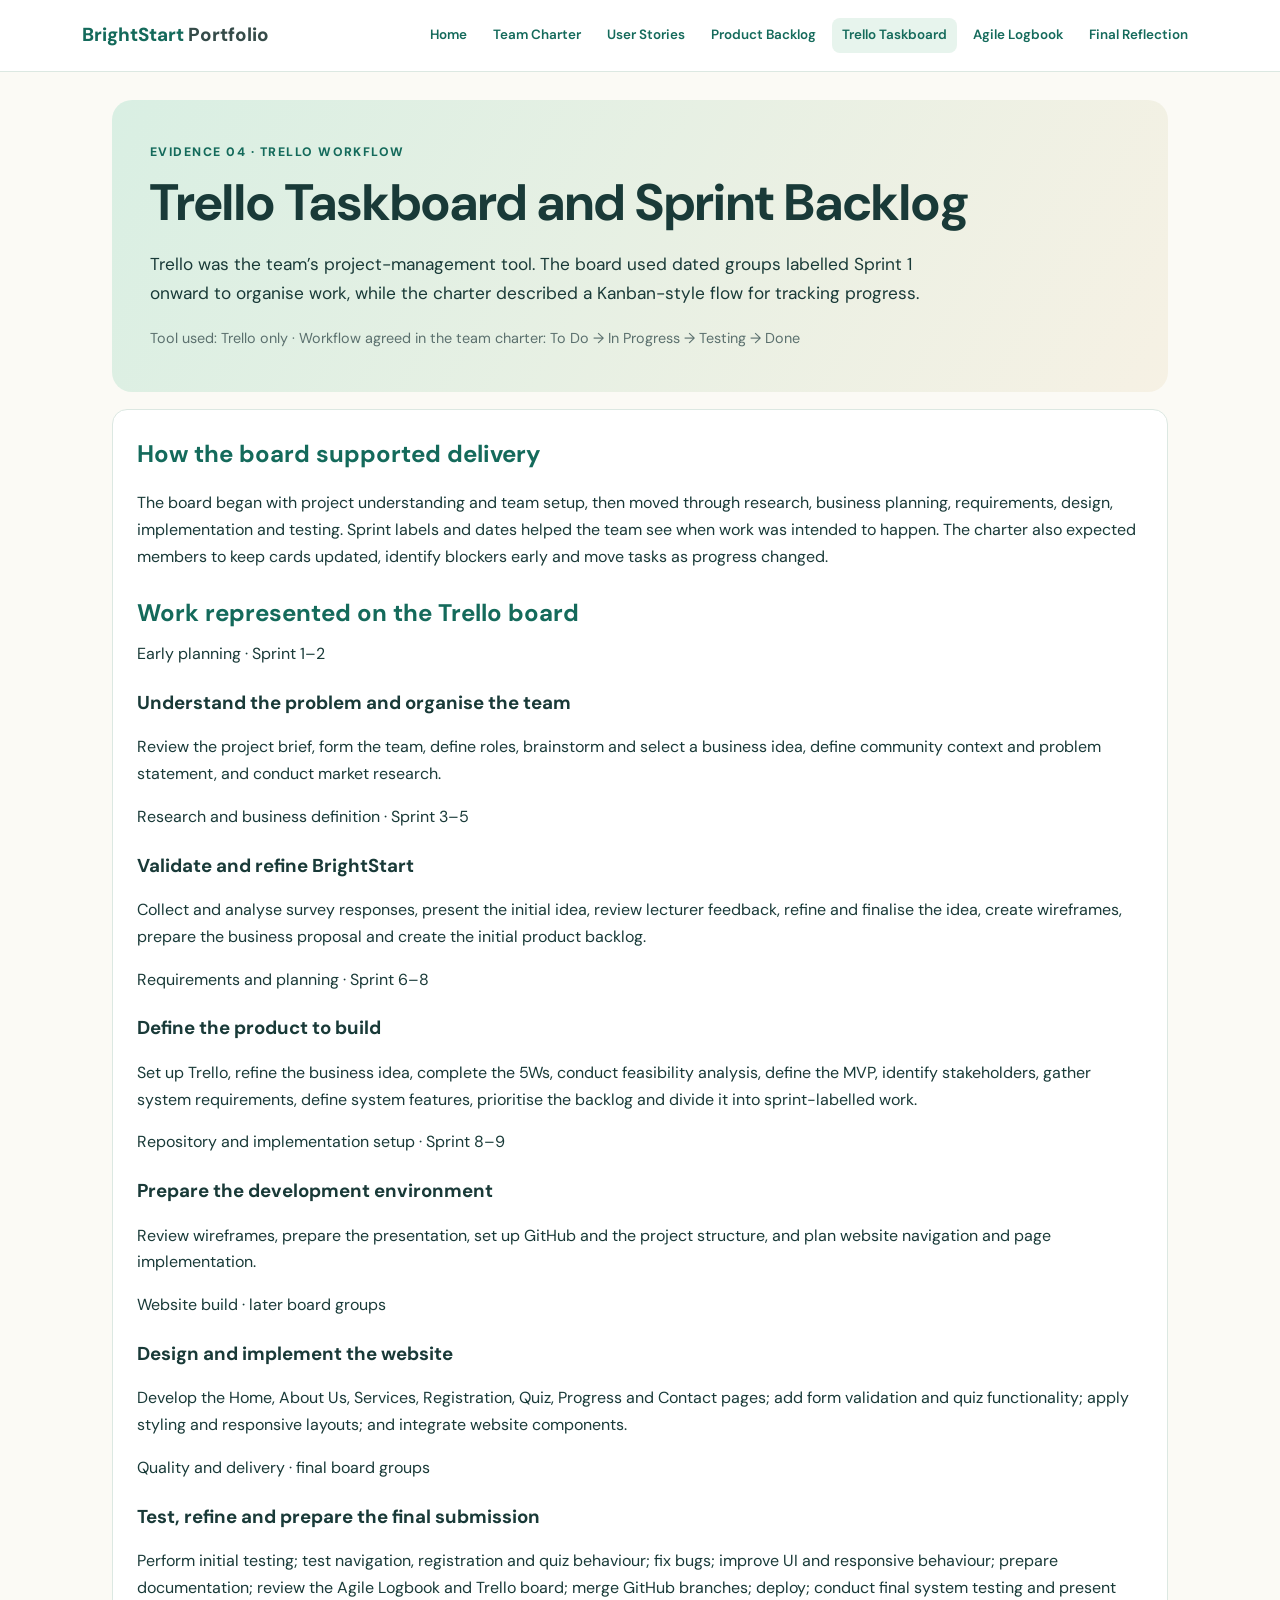
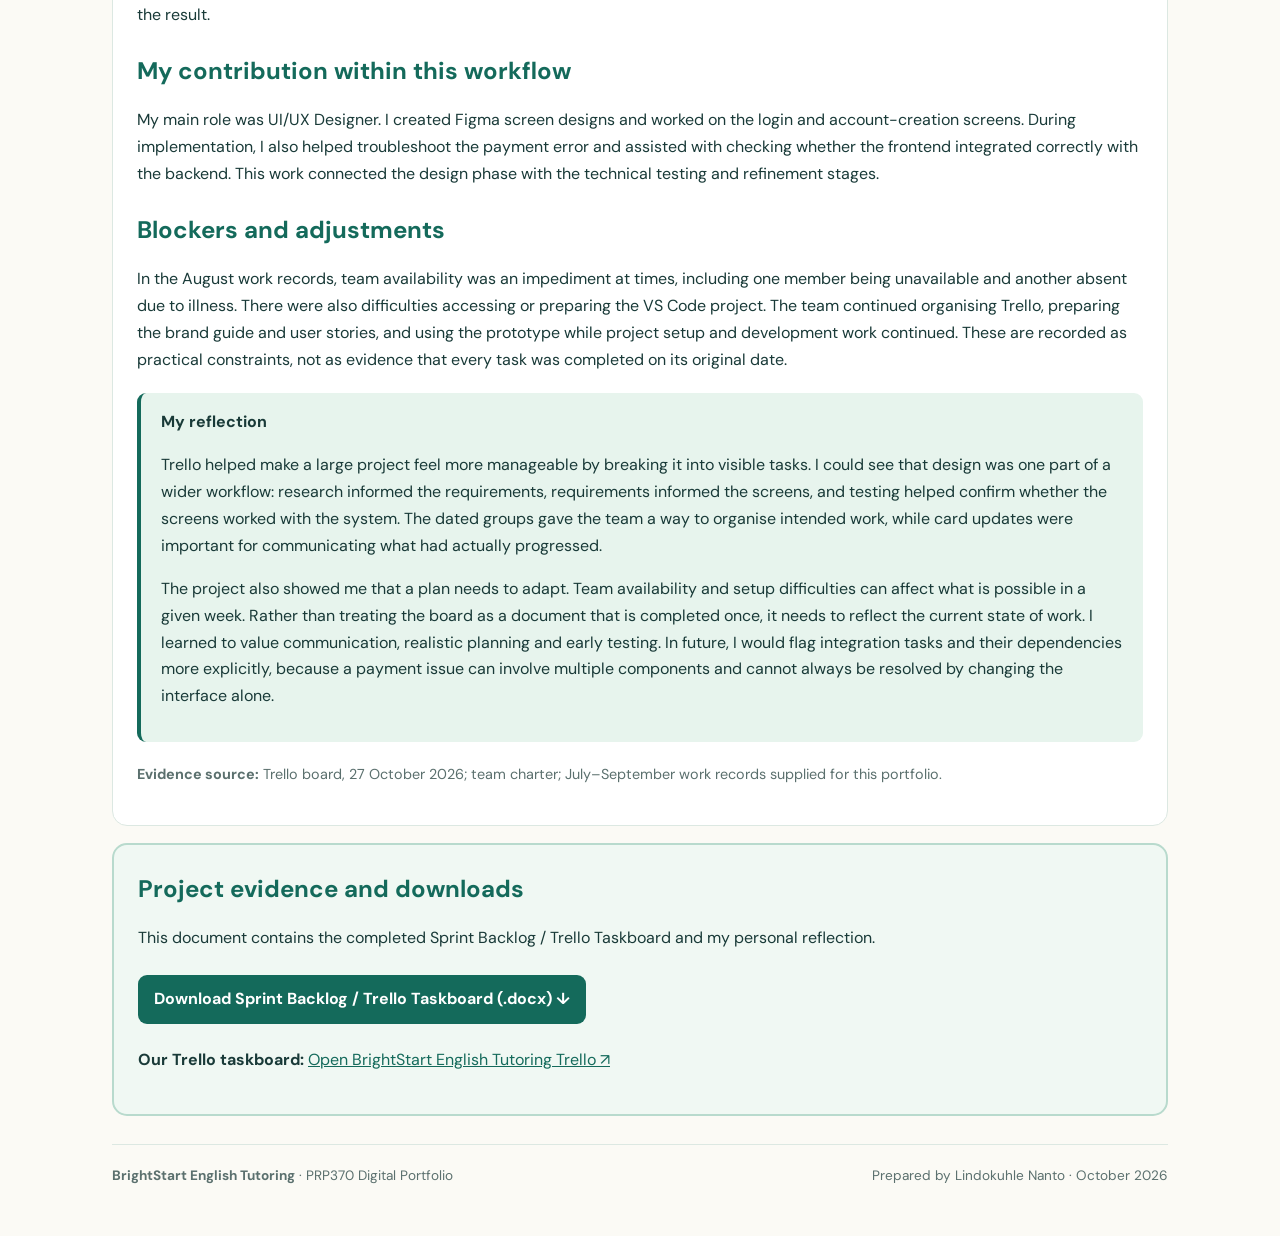
<file: sprint-backlog.html>
<!doctype html><html lang="en"><head><meta charset="utf-8"><meta name="viewport" content="width=device-width,initial-scale=1"><meta name="description" content="BrightStart Trello taskboard, work sequence and reflection"><title>Trello Taskboard | BrightStart Digital Portfolio</title><link rel="stylesheet" href="style.css"></head><body><header class="topbar"><div class="top-inner"><a class="brand" href="index.html">BrightStart <span>Portfolio</span></a><nav class="nav" aria-label="Main navigation"><a class="" href="index.html">Home</a><a class="" href="agile-team-charter.html">Team Charter</a><a class="" href="user-stories-tasks.html">User Stories</a><a class="" href="product-backlog.html">Product Backlog</a><a class="active" href="sprint-backlog.html">Trello Taskboard</a><a class="" href="agile-logbook.html">Agile Logbook</a><a class="" href="complete-submit.html">Final Reflection</a></nav></div></header><main class="wrap"><section class="hero"><div class="eyebrow">Evidence 04 · Trello workflow</div><h1>Trello Taskboard and Sprint Backlog</h1><p>Trello was the team’s project-management tool. The board used dated groups labelled Sprint 1 onward to organise work, while the charter described a Kanban-style flow for tracking progress.</p><div class="hero-note">Tool used: Trello only · Workflow agreed in the team charter: To Do → In Progress → Testing → Done</div></section><section class="content"><h2>How the board supported delivery</h2><p>The board began with project understanding and team setup, then moved through research, business planning, requirements, design, implementation and testing. Sprint labels and dates helped the team see when work was intended to happen. The charter also expected members to keep cards updated, identify blockers early and move tasks as progress changed.</p><h2>Work represented on the Trello board</h2><div class="timeline"><div class="entry"><div class="date">Early planning · Sprint 1–2</div><h3>Understand the problem and organise the team</h3><p>Review the project brief, form the team, define roles, brainstorm and select a business idea, define community context and problem statement, and conduct market research.</p></div><div class="entry"><div class="date">Research and business definition · Sprint 3–5</div><h3>Validate and refine BrightStart</h3><p>Collect and analyse survey responses, present the initial idea, review lecturer feedback, refine and finalise the idea, create wireframes, prepare the business proposal and create the initial product backlog.</p></div><div class="entry"><div class="date">Requirements and planning · Sprint 6–8</div><h3>Define the product to build</h3><p>Set up Trello, refine the business idea, complete the 5Ws, conduct feasibility analysis, define the MVP, identify stakeholders, gather system requirements, define system features, prioritise the backlog and divide it into sprint-labelled work.</p></div><div class="entry"><div class="date">Repository and implementation setup · Sprint 8–9</div><h3>Prepare the development environment</h3><p>Review wireframes, prepare the presentation, set up GitHub and the project structure, and plan website navigation and page implementation.</p></div><div class="entry"><div class="date">Website build · later board groups</div><h3>Design and implement the website</h3><p>Develop the Home, About Us, Services, Registration, Quiz, Progress and Contact pages; add form validation and quiz functionality; apply styling and responsive layouts; and integrate website components.</p></div><div class="entry"><div class="date">Quality and delivery · final board groups</div><h3>Test, refine and prepare the final submission</h3><p>Perform initial testing; test navigation, registration and quiz behaviour; fix bugs; improve UI and responsive behaviour; prepare documentation; review the Agile Logbook and Trello board; merge GitHub branches; deploy; conduct final system testing and present the result.</p></div></div><h2>My contribution within this workflow</h2><p>My main role was UI/UX Designer. I created Figma screen designs and worked on the login and account-creation screens. During implementation, I also helped troubleshoot the payment error and assisted with checking whether the frontend integrated correctly with the backend. This work connected the design phase with the technical testing and refinement stages.</p><h2>Blockers and adjustments</h2><p>In the August work records, team availability was an impediment at times, including one member being unavailable and another absent due to illness. There were also difficulties accessing or preparing the VS Code project. The team continued organising Trello, preparing the brand guide and user stories, and using the prototype while project setup and development work continued. These are recorded as practical constraints, not as evidence that every task was completed on its original date.</p><div class="reflection"><strong>My reflection</strong><p>Trello helped make a large project feel more manageable by breaking it into visible tasks. I could see that design was one part of a wider workflow: research informed the requirements, requirements informed the screens, and testing helped confirm whether the screens worked with the system. The dated groups gave the team a way to organise intended work, while card updates were important for communicating what had actually progressed.</p><p>The project also showed me that a plan needs to adapt. Team availability and setup difficulties can affect what is possible in a given week. Rather than treating the board as a document that is completed once, it needs to reflect the current state of work. I learned to value communication, realistic planning and early testing. In future, I would flag integration tasks and their dependencies more explicitly, because a payment issue can involve multiple components and cannot always be resolved by changing the interface alone.</p></div><p class="small"><strong>Evidence source:</strong> Trello board, 27 October 2026; team charter; July–September work records supplied for this portfolio.</p></section><section class="content download-panel"><h2>Project evidence and downloads</h2><p>This document contains the completed Sprint Backlog / Trello Taskboard and my personal reflection.</p><p><a class="btn" href="Sprint_Backlog_Trello_Taskboard.docx" download>Download Sprint Backlog / Trello Taskboard (.docx) ↓</a></p><p><strong>Our Trello taskboard:</strong> <a href="https://trello.com/invite/b/69f86a674812f20f01100a88/ATTI023326996834e431a05dfed2463b4373723015F0/brightstart-english-tutorial-service" target="_blank" rel="noopener noreferrer">Open BrightStart English Tutoring Trello ↗</a></p></section><footer class="footer"><span><strong>BrightStart English Tutoring</strong> · PRP370 Digital Portfolio</span><span>Prepared by Lindokuhle Nanto · October 2026</span></footer></main></body></html>
</file>
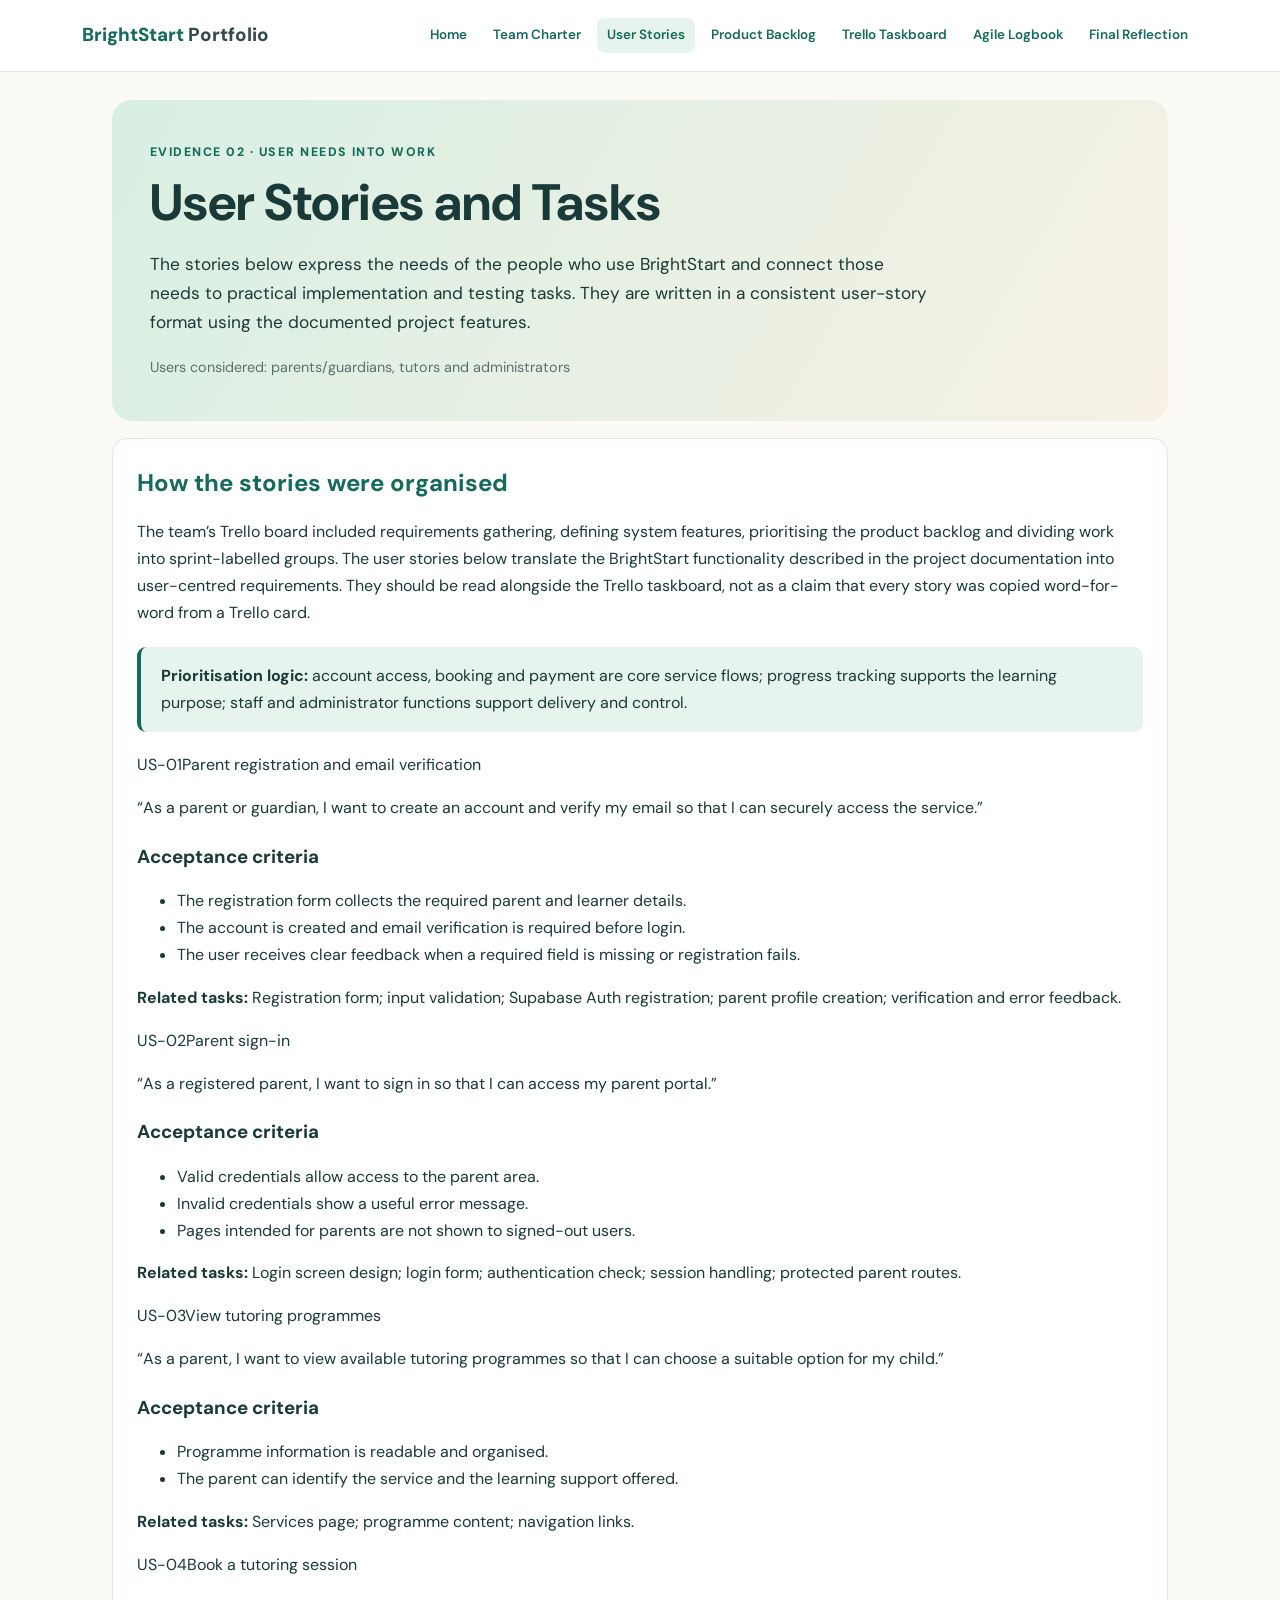
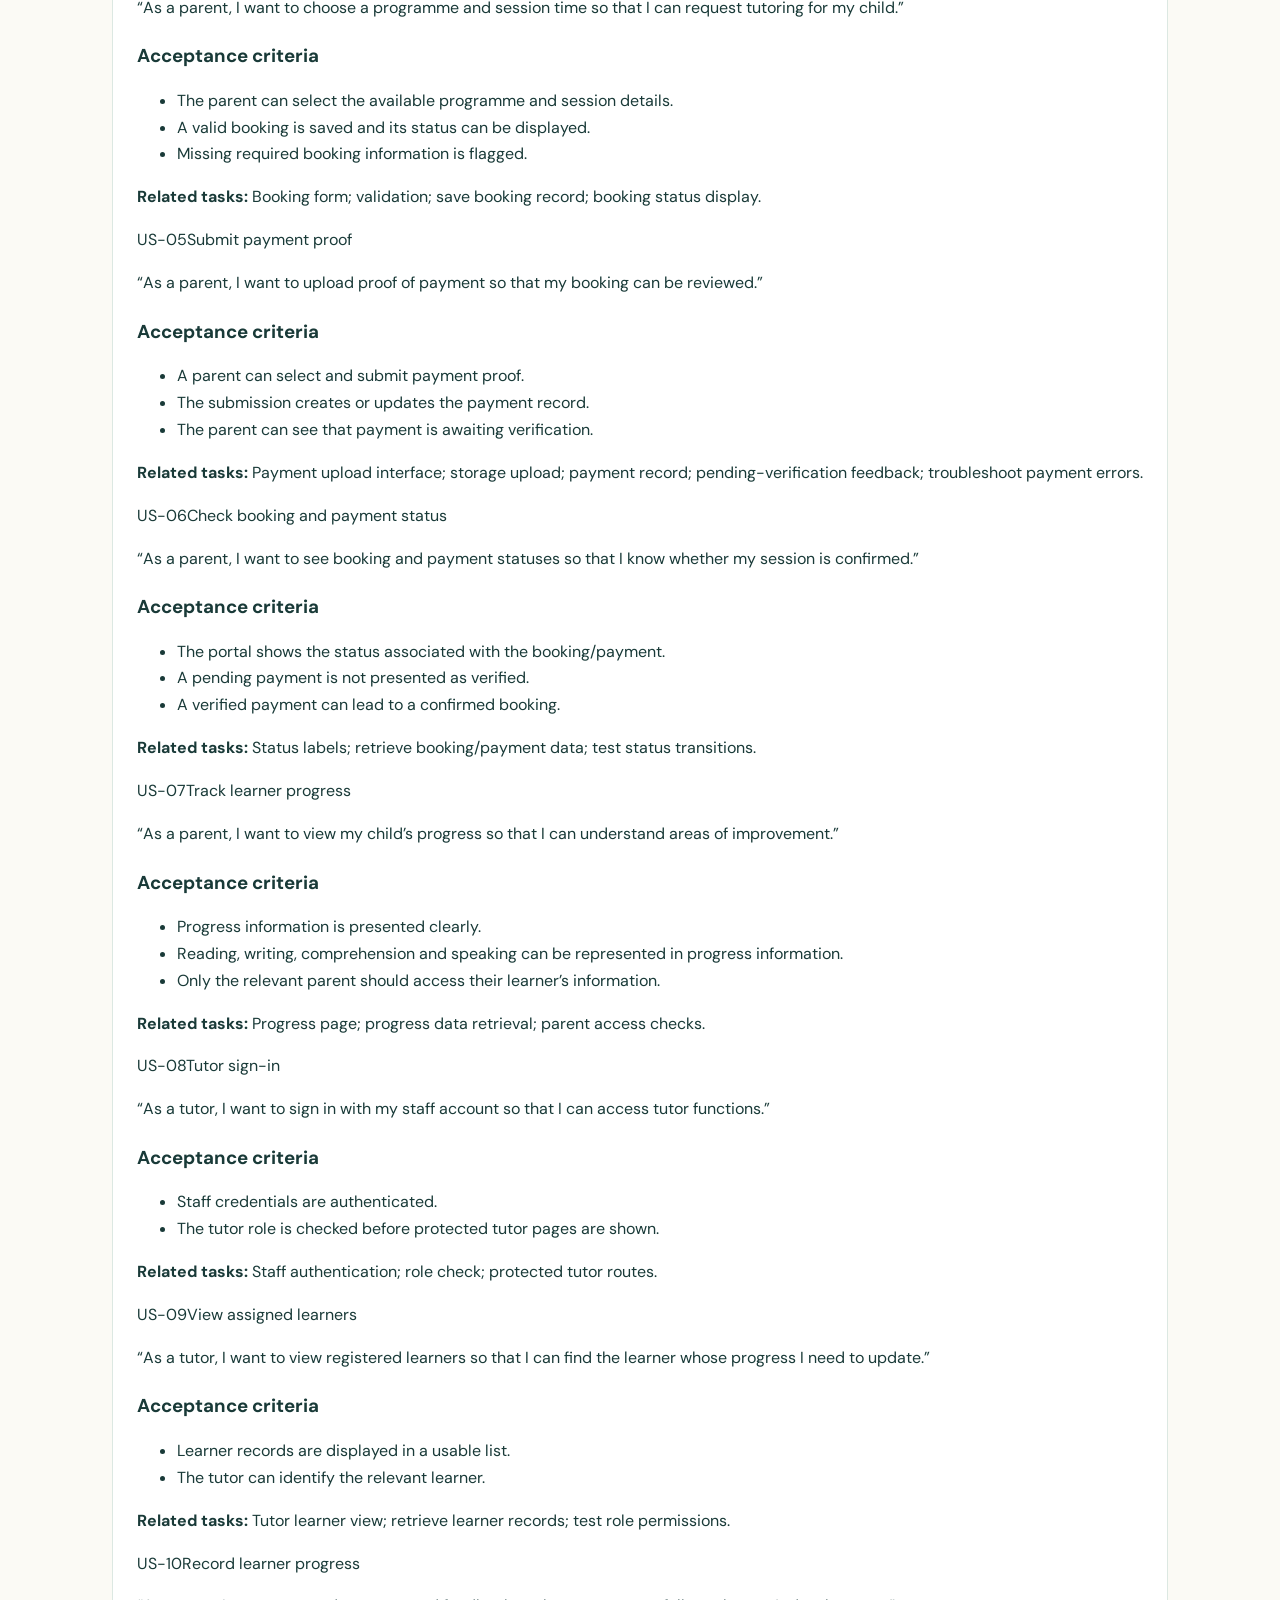
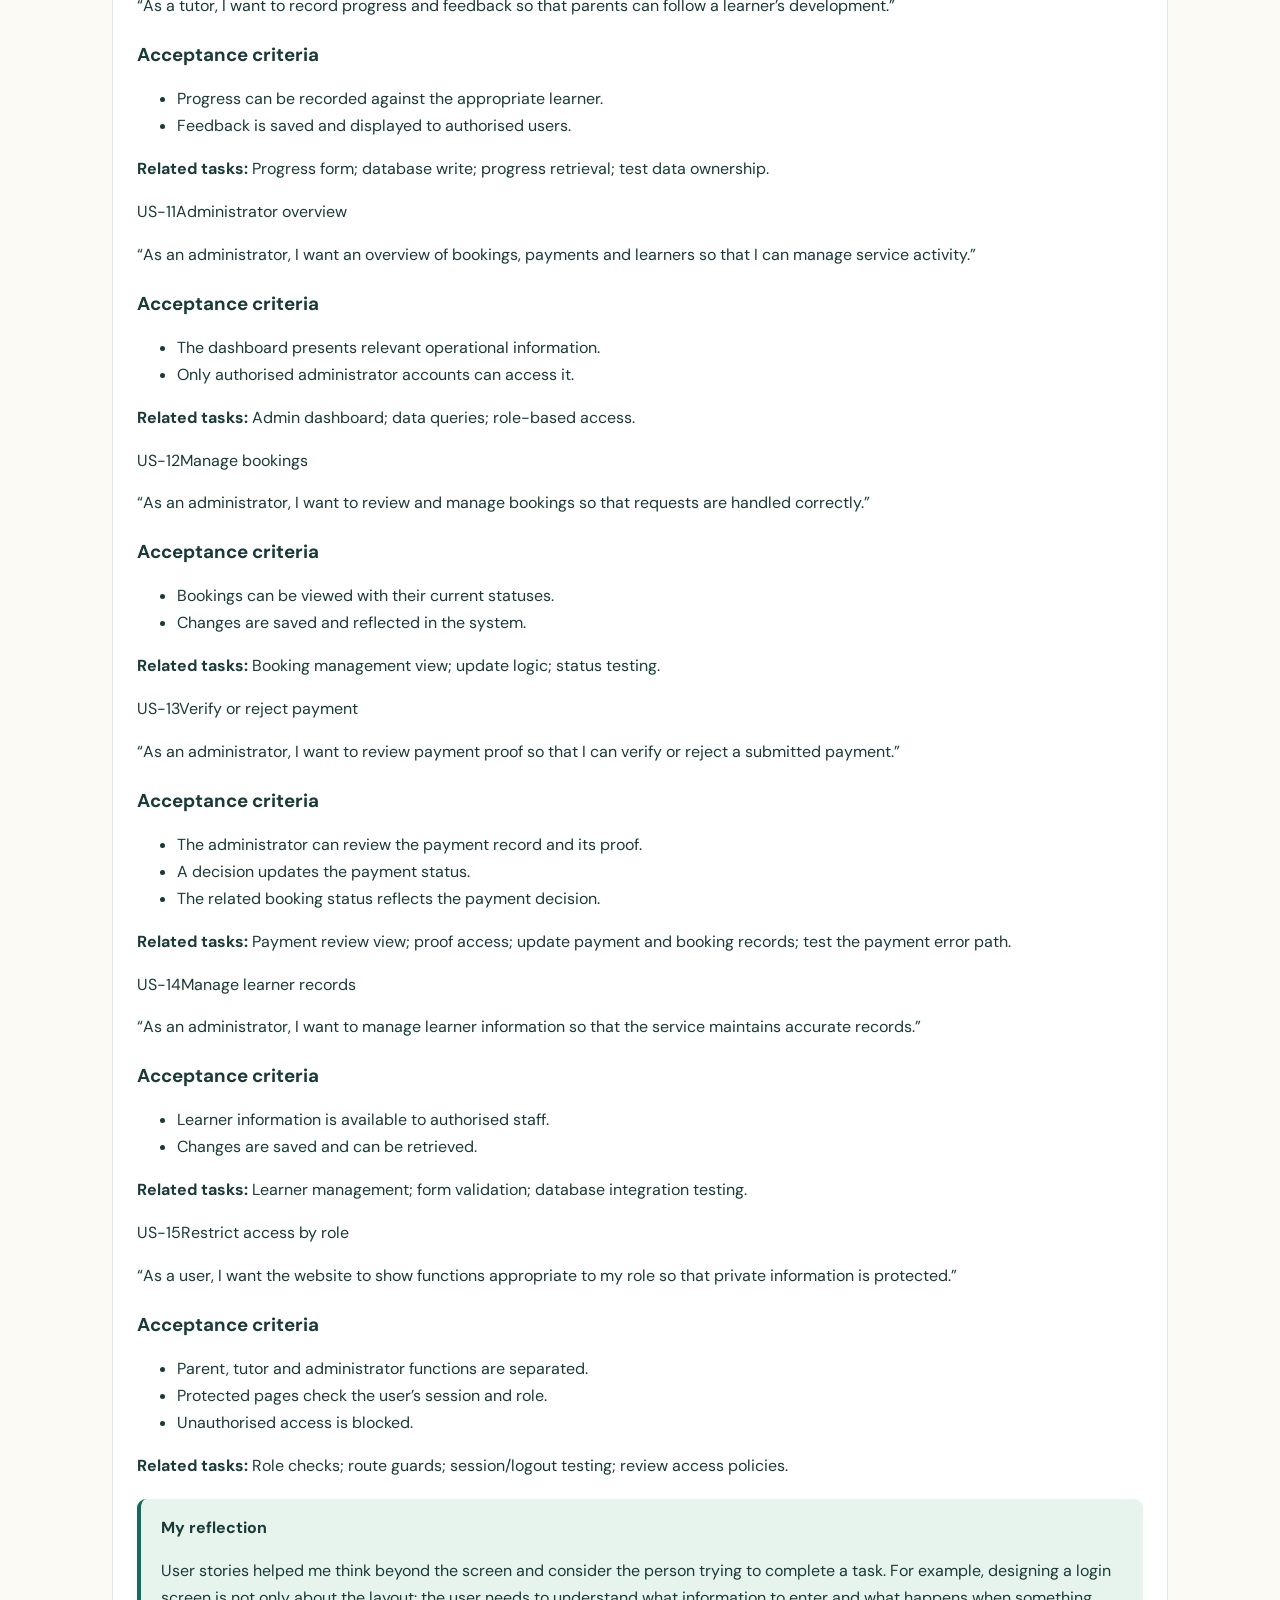
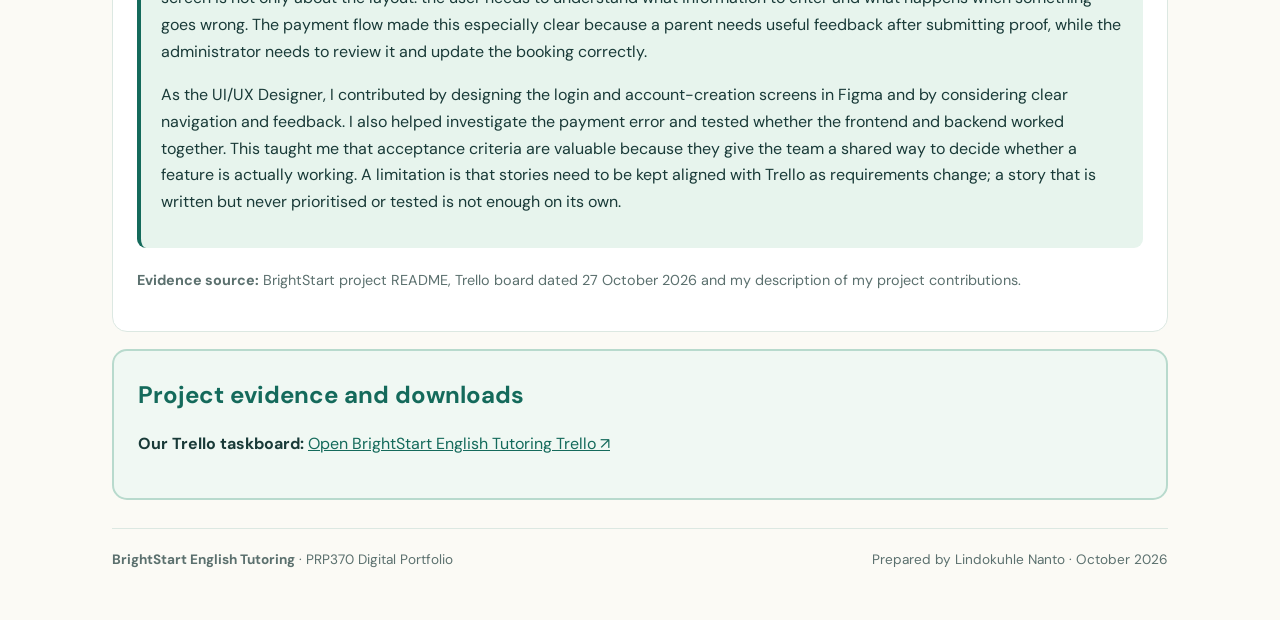
<file: user-stories-tasks.html>
<!doctype html><html lang="en"><head><meta charset="utf-8"><meta name="viewport" content="width=device-width,initial-scale=1"><meta name="description" content="BrightStart user stories, acceptance criteria, related tasks and reflection"><title>User Stories and Tasks | BrightStart Digital Portfolio</title><link rel="stylesheet" href="style.css"></head><body><header class="topbar"><div class="top-inner"><a class="brand" href="index.html">BrightStart <span>Portfolio</span></a><nav class="nav" aria-label="Main navigation"><a class="" href="index.html">Home</a><a class="" href="agile-team-charter.html">Team Charter</a><a class="active" href="user-stories-tasks.html">User Stories</a><a class="" href="product-backlog.html">Product Backlog</a><a class="" href="sprint-backlog.html">Trello Taskboard</a><a class="" href="agile-logbook.html">Agile Logbook</a><a class="" href="complete-submit.html">Final Reflection</a></nav></div></header><main class="wrap"><section class="hero"><div class="eyebrow">Evidence 02 · User needs into work</div><h1>User Stories and Tasks</h1><p>The stories below express the needs of the people who use BrightStart and connect those needs to practical implementation and testing tasks. They are written in a consistent user-story format using the documented project features.</p><div class="hero-note">Users considered: parents/guardians, tutors and administrators</div></section><section class="content"><h2>How the stories were organised</h2><p>The team’s Trello board included requirements gathering, defining system features, prioritising the product backlog and dividing work into sprint-labelled groups. The user stories below translate the BrightStart functionality described in the project documentation into user-centred requirements. They should be read alongside the Trello taskboard, not as a claim that every story was copied word-for-word from a Trello card.</p><div class="callout"><strong>Prioritisation logic:</strong> account access, booking and payment are core service flows; progress tracking supports the learning purpose; staff and administrator functions support delivery and control.</div><article class="story"><span class="tag">US-01</span><span class="pill">Parent registration and email verification</span><p class="storyline">“As a parent or guardian, I want to create an account and verify my email so that I can securely access the service.”</p><h3>Acceptance criteria</h3><ul><li>The registration form collects the required parent and learner details.</li><li>The account is created and email verification is required before login.</li><li>The user receives clear feedback when a required field is missing or registration fails.</li></ul><p><strong>Related tasks:</strong> Registration form; input validation; Supabase Auth registration; parent profile creation; verification and error feedback.</p></article><article class="story"><span class="tag">US-02</span><span class="pill">Parent sign-in</span><p class="storyline">“As a registered parent, I want to sign in so that I can access my parent portal.”</p><h3>Acceptance criteria</h3><ul><li>Valid credentials allow access to the parent area.</li><li>Invalid credentials show a useful error message.</li><li>Pages intended for parents are not shown to signed-out users.</li></ul><p><strong>Related tasks:</strong> Login screen design; login form; authentication check; session handling; protected parent routes.</p></article><article class="story"><span class="tag">US-03</span><span class="pill">View tutoring programmes</span><p class="storyline">“As a parent, I want to view available tutoring programmes so that I can choose a suitable option for my child.”</p><h3>Acceptance criteria</h3><ul><li>Programme information is readable and organised.</li><li>The parent can identify the service and the learning support offered.</li></ul><p><strong>Related tasks:</strong> Services page; programme content; navigation links.</p></article><article class="story"><span class="tag">US-04</span><span class="pill">Book a tutoring session</span><p class="storyline">“As a parent, I want to choose a programme and session time so that I can request tutoring for my child.”</p><h3>Acceptance criteria</h3><ul><li>The parent can select the available programme and session details.</li><li>A valid booking is saved and its status can be displayed.</li><li>Missing required booking information is flagged.</li></ul><p><strong>Related tasks:</strong> Booking form; validation; save booking record; booking status display.</p></article><article class="story"><span class="tag">US-05</span><span class="pill">Submit payment proof</span><p class="storyline">“As a parent, I want to upload proof of payment so that my booking can be reviewed.”</p><h3>Acceptance criteria</h3><ul><li>A parent can select and submit payment proof.</li><li>The submission creates or updates the payment record.</li><li>The parent can see that payment is awaiting verification.</li></ul><p><strong>Related tasks:</strong> Payment upload interface; storage upload; payment record; pending-verification feedback; troubleshoot payment errors.</p></article><article class="story"><span class="tag">US-06</span><span class="pill">Check booking and payment status</span><p class="storyline">“As a parent, I want to see booking and payment statuses so that I know whether my session is confirmed.”</p><h3>Acceptance criteria</h3><ul><li>The portal shows the status associated with the booking/payment.</li><li>A pending payment is not presented as verified.</li><li>A verified payment can lead to a confirmed booking.</li></ul><p><strong>Related tasks:</strong> Status labels; retrieve booking/payment data; test status transitions.</p></article><article class="story"><span class="tag">US-07</span><span class="pill">Track learner progress</span><p class="storyline">“As a parent, I want to view my child’s progress so that I can understand areas of improvement.”</p><h3>Acceptance criteria</h3><ul><li>Progress information is presented clearly.</li><li>Reading, writing, comprehension and speaking can be represented in progress information.</li><li>Only the relevant parent should access their learner’s information.</li></ul><p><strong>Related tasks:</strong> Progress page; progress data retrieval; parent access checks.</p></article><article class="story"><span class="tag">US-08</span><span class="pill">Tutor sign-in</span><p class="storyline">“As a tutor, I want to sign in with my staff account so that I can access tutor functions.”</p><h3>Acceptance criteria</h3><ul><li>Staff credentials are authenticated.</li><li>The tutor role is checked before protected tutor pages are shown.</li></ul><p><strong>Related tasks:</strong> Staff authentication; role check; protected tutor routes.</p></article><article class="story"><span class="tag">US-09</span><span class="pill">View assigned learners</span><p class="storyline">“As a tutor, I want to view registered learners so that I can find the learner whose progress I need to update.”</p><h3>Acceptance criteria</h3><ul><li>Learner records are displayed in a usable list.</li><li>The tutor can identify the relevant learner.</li></ul><p><strong>Related tasks:</strong> Tutor learner view; retrieve learner records; test role permissions.</p></article><article class="story"><span class="tag">US-10</span><span class="pill">Record learner progress</span><p class="storyline">“As a tutor, I want to record progress and feedback so that parents can follow a learner’s development.”</p><h3>Acceptance criteria</h3><ul><li>Progress can be recorded against the appropriate learner.</li><li>Feedback is saved and displayed to authorised users.</li></ul><p><strong>Related tasks:</strong> Progress form; database write; progress retrieval; test data ownership.</p></article><article class="story"><span class="tag">US-11</span><span class="pill">Administrator overview</span><p class="storyline">“As an administrator, I want an overview of bookings, payments and learners so that I can manage service activity.”</p><h3>Acceptance criteria</h3><ul><li>The dashboard presents relevant operational information.</li><li>Only authorised administrator accounts can access it.</li></ul><p><strong>Related tasks:</strong> Admin dashboard; data queries; role-based access.</p></article><article class="story"><span class="tag">US-12</span><span class="pill">Manage bookings</span><p class="storyline">“As an administrator, I want to review and manage bookings so that requests are handled correctly.”</p><h3>Acceptance criteria</h3><ul><li>Bookings can be viewed with their current statuses.</li><li>Changes are saved and reflected in the system.</li></ul><p><strong>Related tasks:</strong> Booking management view; update logic; status testing.</p></article><article class="story"><span class="tag">US-13</span><span class="pill">Verify or reject payment</span><p class="storyline">“As an administrator, I want to review payment proof so that I can verify or reject a submitted payment.”</p><h3>Acceptance criteria</h3><ul><li>The administrator can review the payment record and its proof.</li><li>A decision updates the payment status.</li><li>The related booking status reflects the payment decision.</li></ul><p><strong>Related tasks:</strong> Payment review view; proof access; update payment and booking records; test the payment error path.</p></article><article class="story"><span class="tag">US-14</span><span class="pill">Manage learner records</span><p class="storyline">“As an administrator, I want to manage learner information so that the service maintains accurate records.”</p><h3>Acceptance criteria</h3><ul><li>Learner information is available to authorised staff.</li><li>Changes are saved and can be retrieved.</li></ul><p><strong>Related tasks:</strong> Learner management; form validation; database integration testing.</p></article><article class="story"><span class="tag">US-15</span><span class="pill">Restrict access by role</span><p class="storyline">“As a user, I want the website to show functions appropriate to my role so that private information is protected.”</p><h3>Acceptance criteria</h3><ul><li>Parent, tutor and administrator functions are separated.</li><li>Protected pages check the user’s session and role.</li><li>Unauthorised access is blocked.</li></ul><p><strong>Related tasks:</strong> Role checks; route guards; session/logout testing; review access policies.</p></article><div class="reflection"><strong>My reflection</strong><p>User stories helped me think beyond the screen and consider the person trying to complete a task. For example, designing a login screen is not only about the layout: the user needs to understand what information to enter and what happens when something goes wrong. The payment flow made this especially clear because a parent needs useful feedback after submitting proof, while the administrator needs to review it and update the booking correctly.</p><p>As the UI/UX Designer, I contributed by designing the login and account-creation screens in Figma and by considering clear navigation and feedback. I also helped investigate the payment error and tested whether the frontend and backend worked together. This taught me that acceptance criteria are valuable because they give the team a shared way to decide whether a feature is actually working. A limitation is that stories need to be kept aligned with Trello as requirements change; a story that is written but never prioritised or tested is not enough on its own.</p></div><p class="small"><strong>Evidence source:</strong> BrightStart project README, Trello board dated 27 October 2026 and my description of my project contributions.</p></section><section class="content download-panel"><h2>Project evidence and downloads</h2><p><strong>Our Trello taskboard:</strong> <a href="https://trello.com/invite/b/69f86a674812f20f01100a88/ATTI023326996834e431a05dfed2463b4373723015F0/brightstart-english-tutorial-service" target="_blank" rel="noopener noreferrer">Open BrightStart English Tutoring Trello ↗</a></p></section><footer class="footer"><span><strong>BrightStart English Tutoring</strong> · PRP370 Digital Portfolio</span><span>Prepared by Lindokuhle Nanto · October 2026</span></footer></main></body></html>
</file>
<file: style.css>
@import url('https://fonts.googleapis.com/css2?family=DM+Sans:wght@400;500;600;700;800&display=swap');
:root{--ink:#193a38;--green:#146a5b;--light:#e7f4ed;--cream:#fbfaf5;--line:#dce8e2;--muted:#5b706e}
*{box-sizing:border-box}body{margin:0;background:var(--cream);color:var(--ink);font-family:'DM Sans',Arial,sans-serif;line-height:1.68}a{color:var(--green)}.topbar{background:#fff;border-bottom:1px solid var(--line)}.top-inner{max-width:1160px;margin:auto;padding:18px 22px;display:flex;justify-content:space-between;align-items:center;gap:20px;flex-wrap:wrap}.brand{font-weight:800;font-size:1.18rem;text-decoration:none}.brand span{color:#354b49}.nav{display:flex;gap:6px;flex-wrap:wrap}.nav a{padding:6px 10px;text-decoration:none;border-radius:8px;font-size:.84rem;font-weight:600}.nav a:hover,.nav .active{background:var(--light)}.wrap{max-width:1100px;margin:28px auto;padding:0 22px}.hero{padding:42px 38px;background:linear-gradient(120deg,#d9efe3,#f6f1e4);border-radius:20px}.eyebrow{text-transform:uppercase;font-weight:800;letter-spacing:.12em;color:var(--green);font-size:.77rem}.hero h1{font-size:clamp(2rem,4vw,3.2rem);line-height:1.15;margin:12px 0}.hero p{max-width:780px;font-size:1.08rem}.hero-note,.small{font-size:.9rem;color:var(--muted)}.content,.card{background:#fff;border:1px solid var(--line);border-radius:15px;padding:24px;margin:17px 0}.content h2{color:var(--green);margin:22px 0 8px}.content h2:first-child{margin-top:0}.content h3{margin-bottom:6px}.reflection,.callout{background:var(--light);border-left:4px solid var(--green);border-radius:9px;padding:16px 20px;margin:20px 0}.table-wrap{overflow-x:auto}table{border-collapse:collapse;width:100%;font-size:.93rem}th,td{border:1px solid var(--line);padding:10px 12px;text-align:left;vertical-align:top}th{background:var(--light)}.grid{display:grid;grid-template-columns:repeat(auto-fit,minmax(245px,1fr));gap:16px}.grid .card{margin:0}.section-head{margin:28px 0 12px}.actions{display:flex;flex-wrap:wrap;gap:12px;margin:20px 0}.btn{display:inline-block;background:var(--green);color:#fff!important;text-decoration:none;padding:11px 16px;border-radius:9px;font-weight:700}.btn.secondary{background:#fff;color:var(--green)!important;border:1px solid var(--line)}.num{font-size:.85rem;color:var(--green);font-weight:800}.footer{border-top:1px solid var(--line);padding:20px 0;margin-top:28px;display:flex;justify-content:space-between;gap:14px;flex-wrap:wrap;color:var(--muted);font-size:.85rem}.download-panel{background:#f0f8f3;border:2px solid #b8dacd}.download-panel .btn{margin:7px 0}@media(max-width:680px){.hero{padding:28px 20px}.top-inner{align-items:flex-start}.nav a{font-size:.79rem}}
</file>
